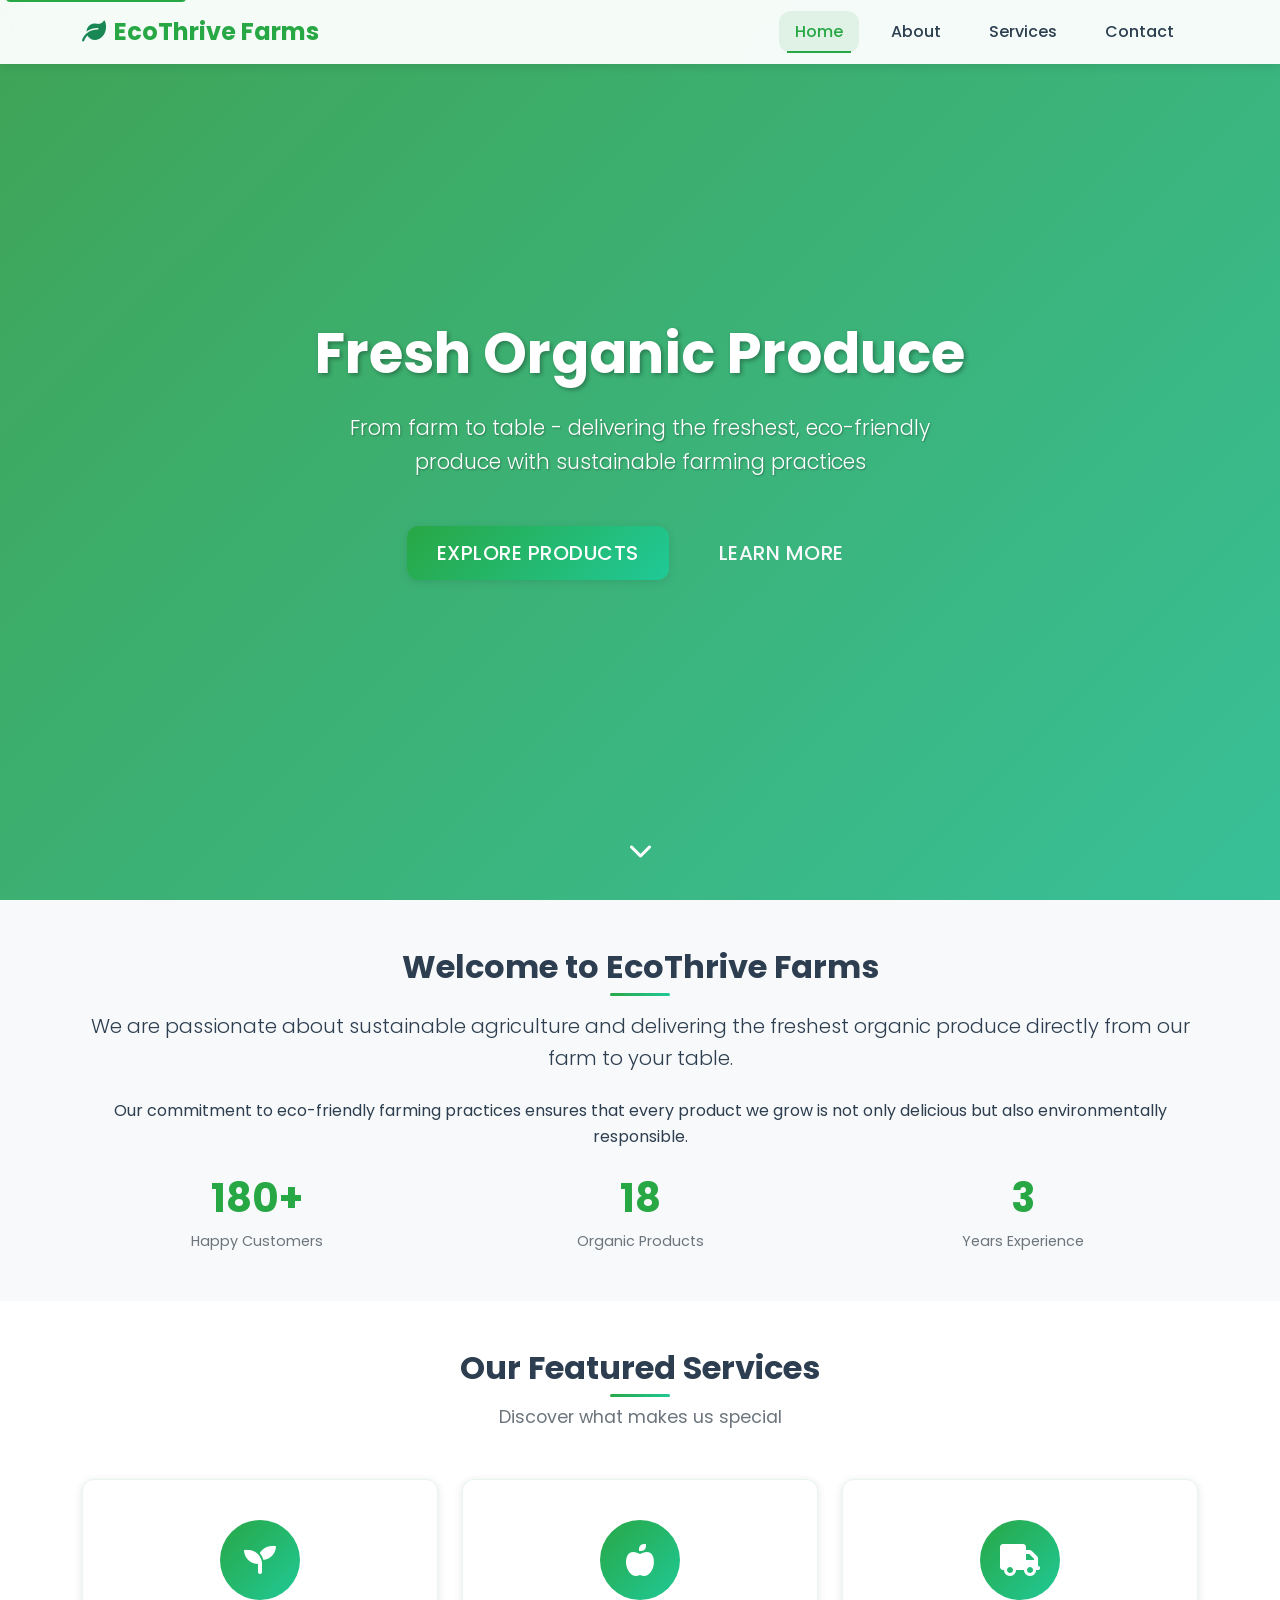
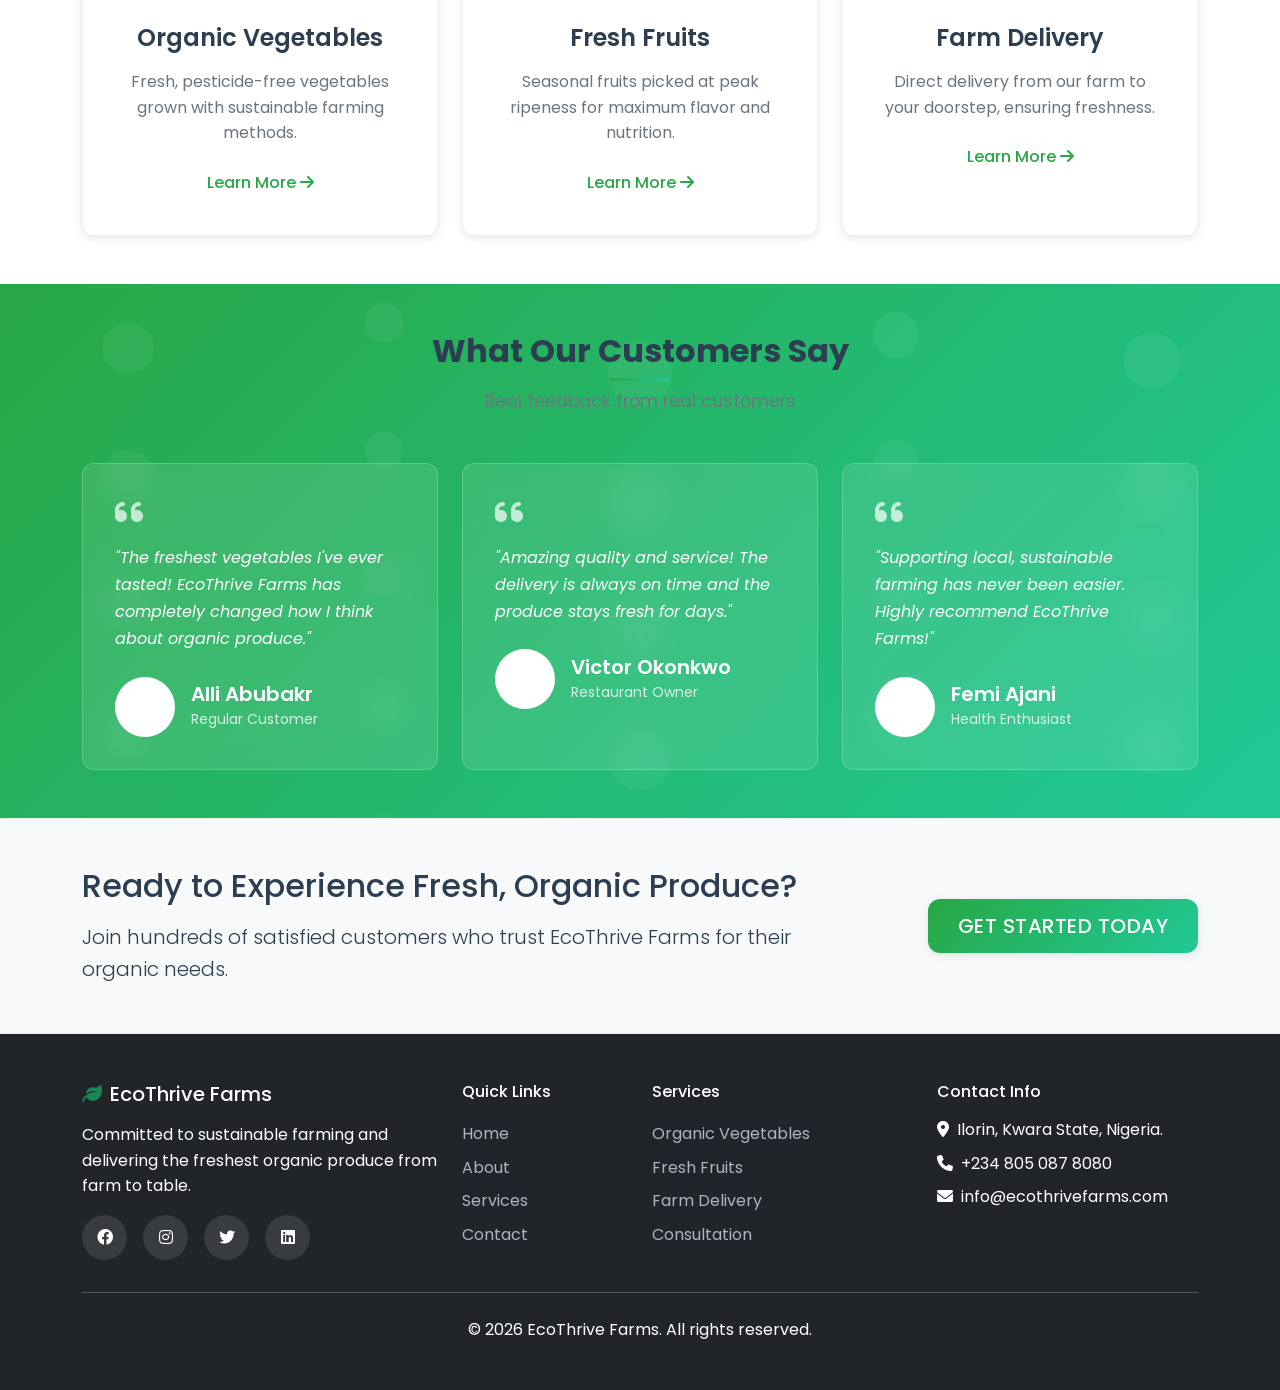
<file: index.html>
<!DOCTYPE html>
<html lang="en">

<head>
    <meta charset="UTF-8">
    <meta name="viewport" content="width=device-width, initial-scale=1.0">
    <title>EcoThrive Farms - Fresh Organic Produce</title>
    <link rel="shortcut icon" href="logo.png" type="image/png">
    <link href="https://cdn.jsdelivr.net/npm/bootstrap@5.3.0/dist/css/bootstrap.min.css" rel="stylesheet">
    <link href="https://cdnjs.cloudflare.com/ajax/libs/font-awesome/6.0.0/css/all.min.css" rel="stylesheet">
    <link href="https://fonts.googleapis.com/css2?family=Poppins:wght@300;400;500;600;700&display=swap"
        rel="stylesheet">
    <link rel="stylesheet" href="styles/index.css">
</head>

<body>
    <nav class="navbar navbar-expand-lg navbar-light fixed-top custom-navbar">
        <div class="container">
            <a class="navbar-brand fw-bold" href="index.html">
                <i class="fas fa-leaf text-success me-2"></i>EcoThrive Farms
            </a>
            <button class="navbar-toggler" type="button" data-bs-toggle="collapse" data-bs-target="#navbarNav">
                <span class="navbar-toggler-icon"></span>
            </button>
            <div class="collapse navbar-collapse" id="navbarNav">
                <ul class="navbar-nav ms-auto">
                    <li class="nav-item">
                        <a class="nav-link active" href="index.html">Home</a>
                    </li>
                    <li class="nav-item">
                        <a class="nav-link" href="about.html">About</a>
                    </li>
                    <li class="nav-item">
                        <a class="nav-link" href="services.html">Services</a>
                    </li>
                    <li class="nav-item">
                        <a class="nav-link" href="contact.html">Contact</a>
                    </li>
                </ul>
            </div>
        </div>
    </nav>
    <section class="hero-section">
        <div class="hero-overlay"></div>
        <div class="container h-100">
            <div class="row h-100 align-items-center">
                <div class="col-lg-8 mx-auto text-center text-white">
                    <h1 class="hero-title mb-4 animate-fade-up">Fresh Organic Produce</h1>
                    <p class="hero-subtitle mb-5 animate-fade-up-delay">From farm to table - delivering the freshest,
                        eco-friendly produce with sustainable farming practices</p>
                    <div class="animate-fade-up-delay-2">
                        <a href="services.html" class="btn btn-success btn-lg me-3 pulse-btn">Explore Products</a>
                        <a href="about.html" class="btn btn-outline-light btn-lg">Learn More</a>
                    </div>
                </div>
            </div>
        </div>
        <div class="scroll-indicator">
            <i class="fas fa-chevron-down"></i>
        </div>
    </section>
    <section class="py-5 bg-light">
        <div class="container">
            <div class="row align-items-center">
                <div class=" mb-4 mb-lg-0">
                    <div class="intro-content animate-on-scroll">
                        <h2 class="section-title text-center mb-4">Welcome to EcoThrive Farms</h2>
                        <p class="lead text-center mb-4">We are passionate about sustainable agriculture and delivering the freshest
                            organic produce directly from our farm to your table.</p>
                        <p class="text-center">Our commitment to eco-friendly farming practices ensures that every product we grow is not
                            only delicious but also environmentally responsible.</p>
                        <div class="stats-row mt-4">
                            <div class="stat-item">
                                <h3 class="stat-number" data-count="500">0</h3>
                                <p class="stat-label">Happy Customers</p>
                            </div>
                            <div class="stat-item">
                                <h3 class="stat-number" data-count="50">0</h3>
                                <p class="stat-label">Organic Products</p>
                            </div>
                            <div class="stat-item">
                                <h3 class="stat-number" data-count="10">0</h3>
                                <p class="stat-label">Years Experience</p>
                            </div>
                        </div>
                    </div>
                </div>
            </div>
        </div>
    </section>
    <section class="py-5">
        <div class="container">
            <div class="text-center mb-5">
                <h2 class="section-title animate-on-scroll">Our Featured Services</h2>
                <p class="section-subtitle animate-on-scroll">Discover what makes us special</p>
            </div>
            <div class="row g-4">
                <div class="col-lg-4 col-md-6">
                    <div class="service-card animate-on-scroll">
                        <div class="service-icon">
                            <i class="fas fa-seedling"></i>
                        </div>
                        <h4>Organic Vegetables</h4>
                        <p>Fresh, pesticide-free vegetables grown with sustainable farming methods.</p>
                        <a href="services.html" class="service-link">Learn More <i class="fas fa-arrow-right"></i></a>
                    </div>
                </div>
                <div class="col-lg-4 col-md-6">
                    <div class="service-card animate-on-scroll">
                        <div class="service-icon">
                            <i class="fas fa-apple-alt"></i>
                        </div>
                        <h4>Fresh Fruits</h4>
                        <p>Seasonal fruits picked at peak ripeness for maximum flavor and nutrition.</p>
                        <a href="services.html" class="service-link">Learn More <i class="fas fa-arrow-right"></i></a>
                    </div>
                </div>
                <div class="col-lg-4 col-md-6">
                    <div class="service-card animate-on-scroll">
                        <div class="service-icon">
                            <i class="fas fa-truck"></i>
                        </div>
                        <h4>Farm Delivery</h4>
                        <p>Direct delivery from our farm to your doorstep, ensuring freshness.</p>
                        <a href="services.html" class="service-link">Learn More <i class="fas fa-arrow-right"></i></a>
                    </div>
                </div>
            </div>
        </div>
    </section>

    <section class="py-5 bg-success text-white testimonials-section">
        <div class="container">
            <div class="text-center mb-5">
                <h2 class="section-title animate-on-scroll">What Our Customers Say</h2>
                <p class="section-subtitle animate-on-scroll">Real feedback from real customers</p>
            </div>
            <div class="row g-4">
                <div class="col-lg-4">
                    <div class="testimonial-card animate-on-scroll">
                        <div class="testimonial-content">
                            <i class="fas fa-quote-left quote-icon"></i>
                            <p>"The freshest vegetables I've ever tasted! EcoThrive Farms has completely changed how I
                                think about organic produce."</p>
                        </div>
                        <div class="testimonial-author">
                            <span class="author-image"></span>
                            <div>
                                <h5>Alli Abubakr</h5>
                                <small>Regular Customer</small>
                            </div>
                        </div>
                    </div>
                </div>
                <div class="col-lg-4">
                    <div class="testimonial-card animate-on-scroll">
                        <div class="testimonial-content">
                            <i class="fas fa-quote-left quote-icon"></i>
                            <p>"Amazing quality and service! The delivery is always on time and the produce stays fresh
                                for days."</p>
                        </div>
                        <div class="testimonial-author">
                            <span class="author-image"></span>
                            <div>
                                <h5>Victor Okonkwo</h5>
                                <small>Restaurant Owner</small>
                            </div>
                        </div>
                    </div>
                </div>
                <div class="col-lg-4">
                    <div class="testimonial-card animate-on-scroll">
                        <div class="testimonial-content">
                            <i class="fas fa-quote-left quote-icon"></i>
                            <p>"Supporting local, sustainable farming has never been easier. Highly recommend EcoThrive
                                Farms!"</p>
                        </div>
                        <div class="testimonial-author">
                            <span class="author-image"></span>
                            <div>
                                <h5>Femi Ajani</h5>
                                <small>Health Enthusiast</small>
                            </div>
                        </div>
                    </div>
                </div>
            </div>
        </div>
    </section>

    <section class="py-5 cta-section">
        <div class="container">
            <div class="row align-items-center">
                <div class="col-lg-8">
                    <div class="animate-on-scroll">
                        <h2 class="mb-3">Ready to Experience Fresh, Organic Produce?</h2>
                        <p class="lead mb-0">Join hundreds of satisfied customers who trust EcoThrive Farms for their
                            organic needs.</p>
                    </div>
                </div>
                <div class="col-lg-4 text-lg-end">
                    <div class="animate-on-scroll">
                        <a href="contact.html" class="btn btn-success btn-lg pulse-btn">Get Started Today</a>
                    </div>
                </div>
            </div>
        </div>
    </section>

    <footer class="bg-dark text-white py-5">
        <div class="container">
            <div class="row g-4">
                <div class="col-lg-4">
                    <h5 class="mb-3">
                        <i class="fas fa-leaf text-success me-2"></i>EcoThrive Farms
                    </h5>
                    <p>Committed to sustainable farming and delivering the freshest organic produce from farm to table.
                    </p>
                    <div class="social-links">
                        <a href="#" class="social-link"><i class="fab fa-facebook"></i></a>
                        <a href="#" class="social-link"><i class="fab fa-instagram"></i></a>
                        <a href="#" class="social-link"><i class="fab fa-twitter"></i></a>
                        <a href="#" class="social-link"><i class="fab fa-linkedin"></i></a>
                    </div>
                </div>
                <div class="col-lg-2">
                    <h6 class="mb-3">Quick Links</h6>
                    <ul class="list-unstyled">
                        <li><a href="index.html" class="footer-link">Home</a></li>
                        <li><a href="about.html" class="footer-link">About</a></li>
                        <li><a href="services.html" class="footer-link">Services</a></li>
                        <li><a href="contact.html" class="footer-link">Contact</a></li>
                    </ul>
                </div>
                <div class="col-lg-3">
                    <h6 class="mb-3">Services</h6>
                    <ul class="list-unstyled">
                        <li><a href="#" class="footer-link">Organic Vegetables</a></li>
                        <li><a href="#" class="footer-link">Fresh Fruits</a></li>
                        <li><a href="#" class="footer-link">Farm Delivery</a></li>
                        <li><a href="#" class="footer-link">Consultation</a></li>
                    </ul>
                </div>
                <div class="col-lg-3">
                    <h6 class="mb-3">Contact Info</h6>
                    <ul class="list-unstyled">
                        <li class="mb-2"><i class="fas fa-map-marker-alt me-2"></i>Ilorin, Kwara State, Nigeria.</li>
                        <li class="mb-2"><i class="fas fa-phone me-2"></i>+234 805 087 8080</li>
                        <li class="mb-2"><i class="fas fa-envelope me-2"></i>info@ecothrivefarms.com</li>
                    </ul>
                </div>
            </div>
            <hr class="my-4">
            <div class="text-center">
                <p class="mb-0">&copy; <span id="currentYear"></span> EcoThrive Farms. All rights reserved.</p>
            </div>
        </div>
    </footer>

    <script src="https://cdn.jsdelivr.net/npm/bootstrap@5.3.0/dist/js/bootstrap.bundle.min.js"></script>
    <script src="scripts/main.js"></script>
</body>

</html>
</file>
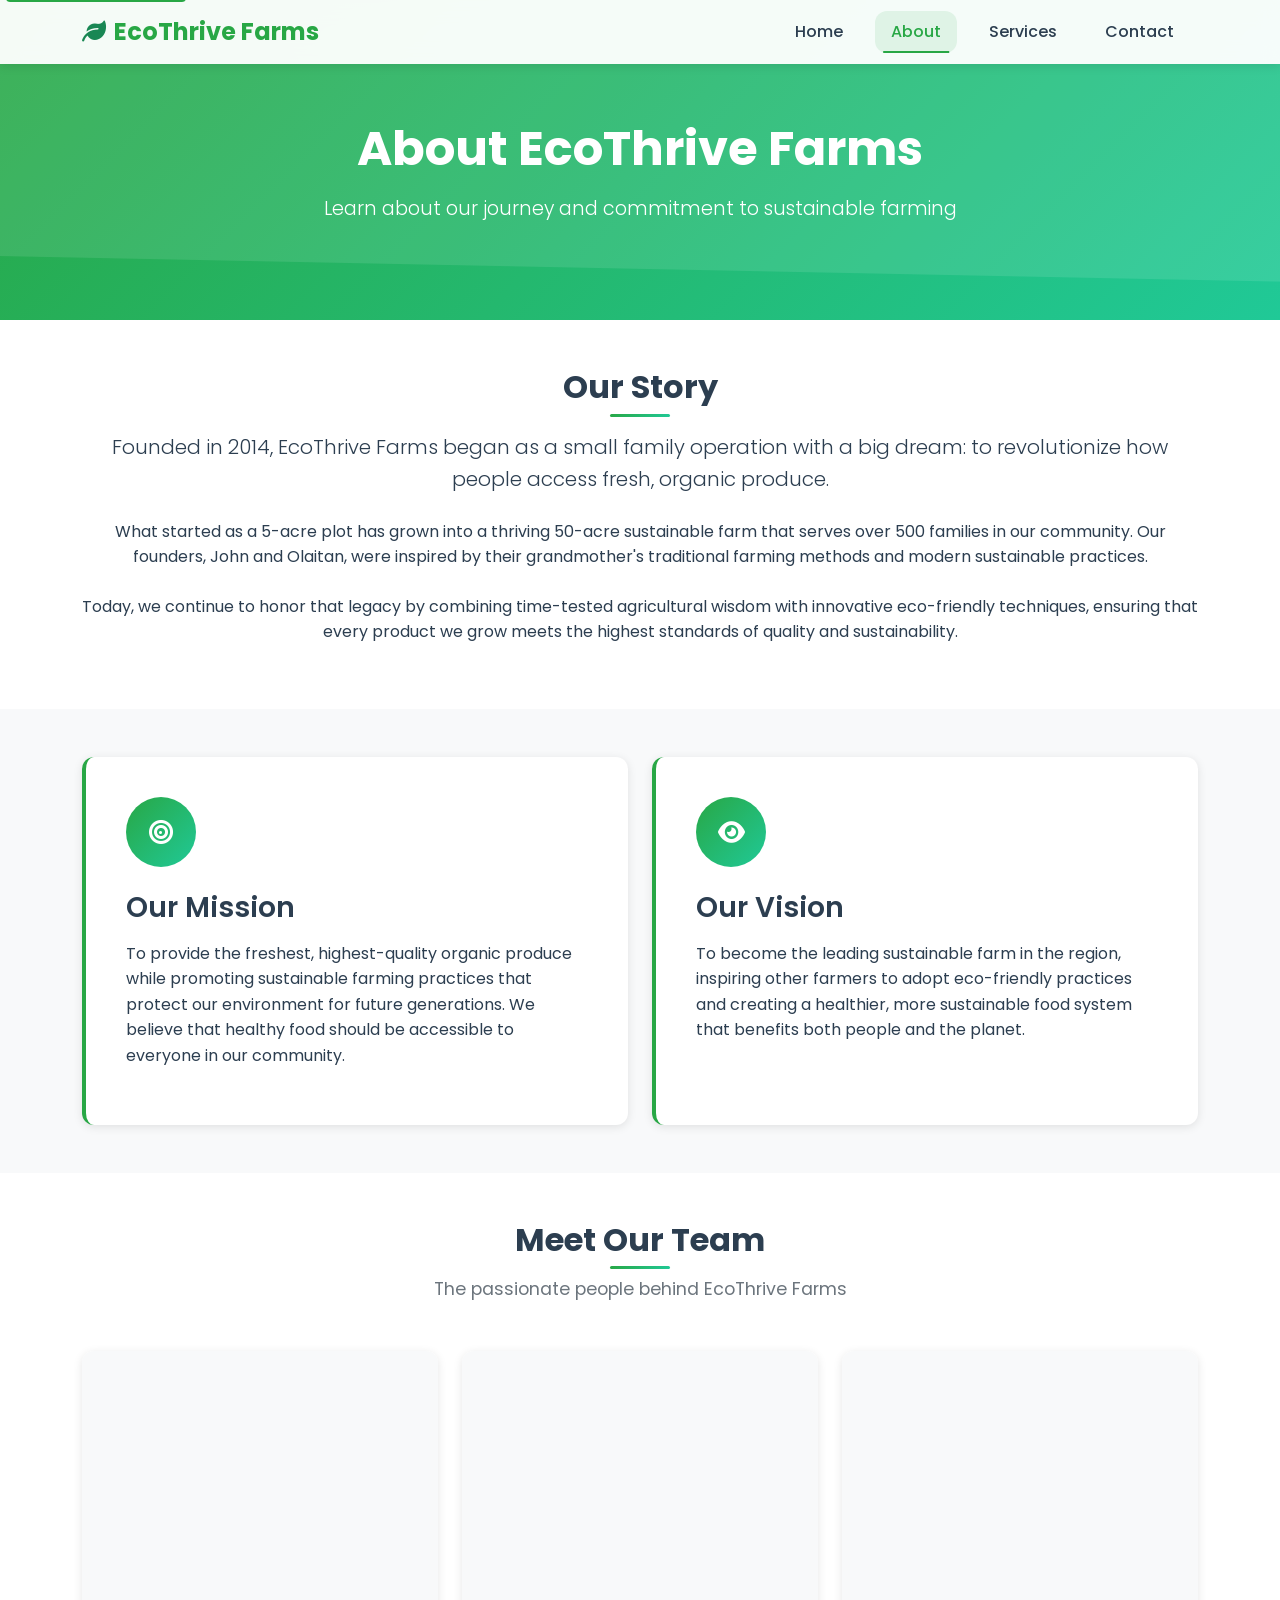
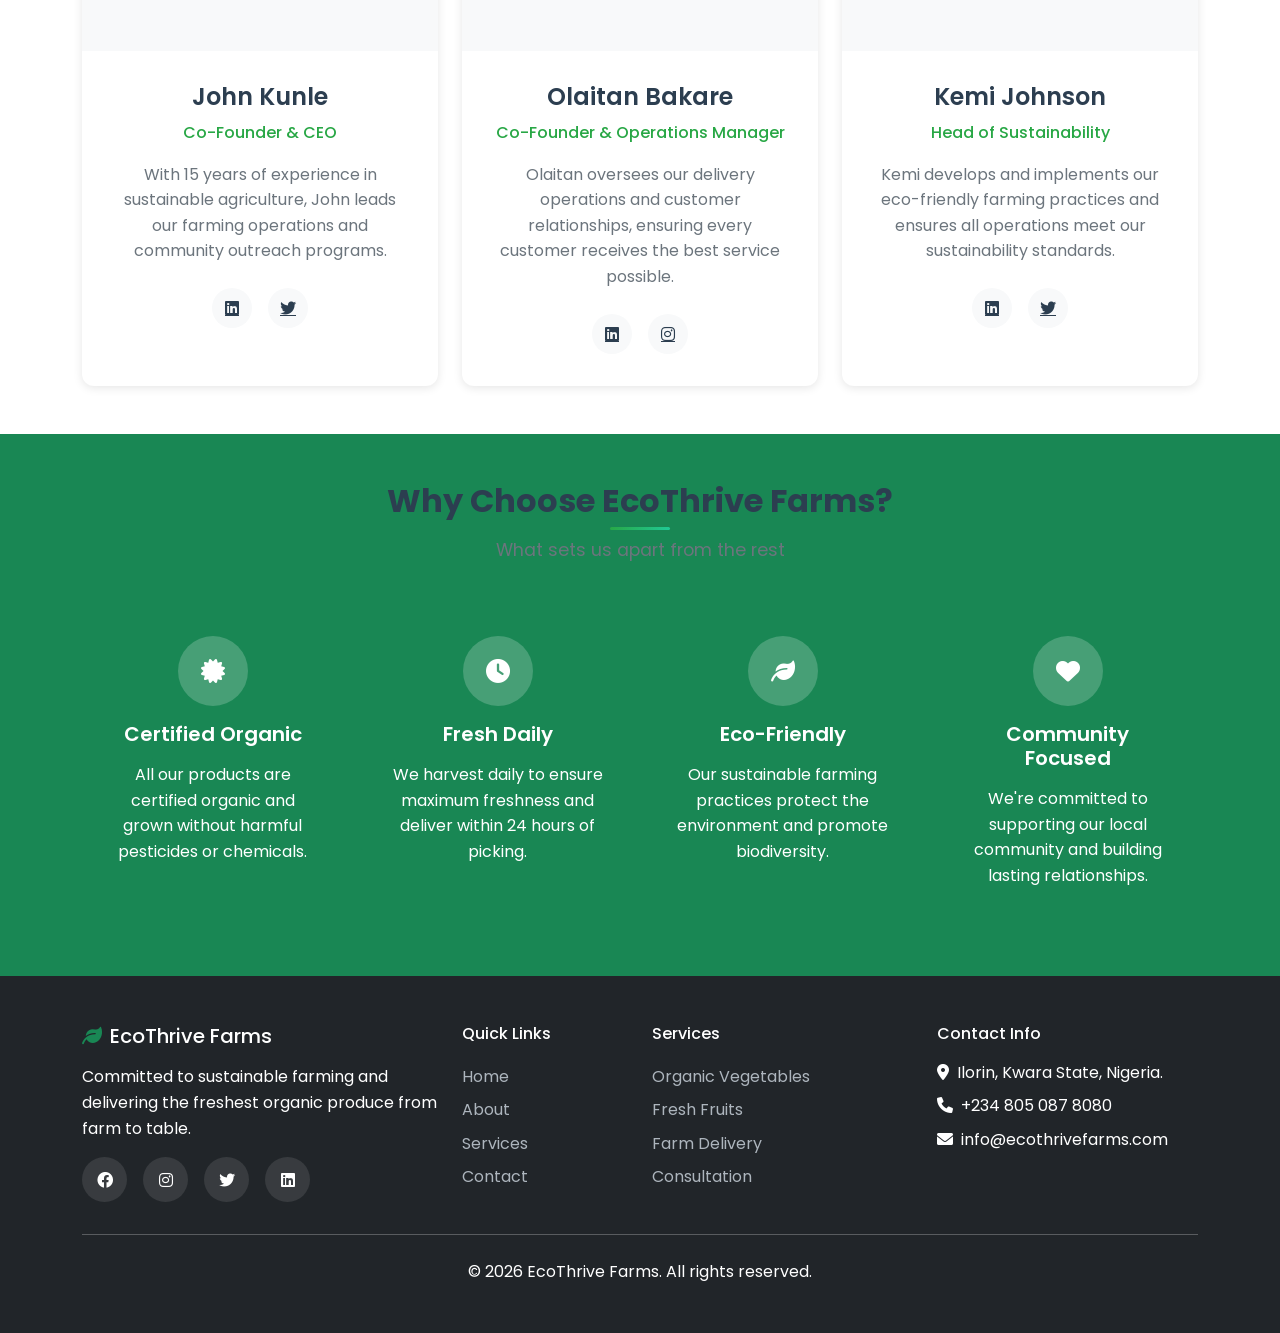
<file: about.html>
<!DOCTYPE html>
<html lang="en">

<head>
    <meta charset="UTF-8">
    <meta name="viewport" content="width=device-width, initial-scale=1.0">
    <title>About Us - EcoThrive Farms</title>
    <link rel="shortcut icon" href="logo.png" type="image/png">
    <link href="https://cdn.jsdelivr.net/npm/bootstrap@5.3.0/dist/css/bootstrap.min.css" rel="stylesheet">
    <link href="https://cdnjs.cloudflare.com/ajax/libs/font-awesome/6.0.0/css/all.min.css" rel="stylesheet">
    <link href="https://fonts.googleapis.com/css2?family=Poppins:wght@300;400;500;600;700&display=swap"
        rel="stylesheet">
    <link rel="stylesheet" href="styles/index.css">
</head>

<body>
    <nav class="navbar navbar-expand-lg navbar-light fixed-top custom-navbar">
        <div class="container">
            <a class="navbar-brand fw-bold" href="index.html">
                <i class="fas fa-leaf text-success me-2"></i>EcoThrive Farms
            </a>
            <button class="navbar-toggler" type="button" data-bs-toggle="collapse" data-bs-target="#navbarNav">
                <span class="navbar-toggler-icon"></span>
            </button>
            <div class="collapse navbar-collapse" id="navbarNav">
                <ul class="navbar-nav ms-auto">
                    <li class="nav-item">
                        <a class="nav-link" href="index.html">Home</a>
                    </li>
                    <li class="nav-item">
                        <a class="nav-link active" href="about.html">About</a>
                    </li>
                    <li class="nav-item">
                        <a class="nav-link" href="services.html">Services</a>
                    </li>
                    <li class="nav-item">
                        <a class="nav-link" href="contact.html">Contact</a>
                    </li>
                </ul>
            </div>
        </div>
    </nav>
    <section class="page-header">
        <div class="container">
            <div class="row">
                <div class="col-12 text-center">
                    <h1 class="page-title animate-fade-up">About EcoThrive Farms</h1>
                    <p class="page-subtitle animate-fade-up-delay">Learn about our journey and commitment to sustainable
                        farming</p>
                </div>
            </div>
        </div>
    </section>
    <section class="py-5">
        <div class="container">
            <div class="row align-items-center">
                <div class="mb-4 mb-lg-0">
                    <div class="animate-on-scroll">
                        <h2 class="section-title text-center mb-4">Our Story</h2>
                        <p class="lead mb-4 text-center">Founded in 2014, EcoThrive Farms began as a small family operation with a
                            big dream: to revolutionize how people access fresh, organic produce.</p>
                        <p class="mb-4 text-center">What started as a 5-acre plot has grown into a thriving 50-acre sustainable farm
                            that serves over 500 families in our community. Our founders, John and Olaitan,
                            were inspired by their grandmother's traditional farming methods and modern sustainable
                            practices.</p>
                        <p class="text-center">Today, we continue to honor that legacy by combining time-tested agricultural wisdom with
                            innovative eco-friendly techniques, ensuring that every product we grow meets the highest
                            standards of quality and sustainability.</p>
                    </div>
                </div>
            </div>
        </div>
    </section>
    <section class="py-5 bg-light">
        <div class="container">
            <div class="row g-4">
                <div class="col-lg-6">
                    <div class="mission-vision-card animate-on-scroll">
                        <div class="card-icon">
                            <i class="fas fa-bullseye"></i>
                        </div>
                        <h3>Our Mission</h3>
                        <p>To provide the freshest, highest-quality organic produce while promoting sustainable farming
                            practices that protect our environment for future generations. We believe that healthy food
                            should be accessible to everyone in our community.</p>
                    </div>
                </div>
                <div class="col-lg-6">
                    <div class="mission-vision-card animate-on-scroll">
                        <div class="card-icon">
                            <i class="fas fa-eye"></i>
                        </div>
                        <h3>Our Vision</h3>
                        <p>To become the leading sustainable farm in the region, inspiring other farmers to adopt
                            eco-friendly practices and creating a healthier, more sustainable food system that benefits
                            both people and the planet.</p>
                    </div>
                </div>
            </div>
        </div>
    </section>
    <section class="py-5">
        <div class="container">
            <div class="text-center mb-5">
                <h2 class="section-title animate-on-scroll">Meet Our Team</h2>
                <p class="section-subtitle animate-on-scroll">The passionate people behind EcoThrive Farms</p>
            </div>
            <div class="row g-4">
                <div class="col-lg-4 col-md-6">
                    <div class="team-card animate-on-scroll">
                        <div class="team-image">
                        </div>
                        <div class="team-info">
                            <h4>John Kunle</h4>
                            <p class="team-role">Co-Founder & CEO</p>
                            <p class="team-bio">With 15 years of experience in sustainable agriculture, John leads our
                                farming operations and community outreach programs.</p>
                            <div class="team-social">
                                <a href="#"><i class="fab fa-linkedin"></i></a>
                                <a href="#"><i class="fab fa-twitter"></i></a>
                            </div>
                        </div>
                    </div>
                </div>
                <div class="col-lg-4 col-md-6">
                    <div class="team-card animate-on-scroll">
                        <div class="team-image">
                        </div>
                        <div class="team-info">
                            <h4>Olaitan Bakare</h4>
                            <p class="team-role">Co-Founder & Operations Manager</p>
                            <p class="team-bio">Olaitan oversees our delivery operations and customer relationships,
                                ensuring every customer receives the best service possible.</p>
                            <div class="team-social">
                                <a href="#"><i class="fab fa-linkedin"></i></a>
                                <a href="#"><i class="fab fa-instagram"></i></a>
                            </div>
                        </div>
                    </div>
                </div>
                <div class="col-lg-4 col-md-6">
                    <div class="team-card animate-on-scroll">
                        <div class="team-image">
                        </div>
                        <div class="team-info">
                            <h4>Kemi Johnson</h4>
                            <p class="team-role">Head of Sustainability</p>
                            <p class="team-bio">Kemi develops and implements our eco-friendly farming practices and
                                ensures all operations meet our sustainability standards.</p>
                            <div class="team-social">
                                <a href="#"><i class="fab fa-linkedin"></i></a>
                                <a href="#"><i class="fab fa-twitter"></i></a>
                            </div>
                        </div>
                    </div>
                </div>
            </div>
        </div>
    </section>
    <section class="py-5 bg-success text-white">
        <div class="container">
            <div class="text-center mb-5">
                <h2 class="section-title animate-on-scroll">Why Choose EcoThrive Farms?</h2>
                <p class="section-subtitle animate-on-scroll">What sets us apart from the rest</p>
            </div>
            <div class="row g-4">
                <div class="col-lg-3 col-md-6">
                    <div class="feature-item animate-on-scroll">
                        <div class="feature-icon">
                            <i class="fas fa-certificate"></i>
                        </div>
                        <h5>Certified Organic</h5>
                        <p>All our products are certified organic and grown without harmful pesticides or chemicals.</p>
                    </div>
                </div>
                <div class="col-lg-3 col-md-6">
                    <div class="feature-item animate-on-scroll">
                        <div class="feature-icon">
                            <i class="fas fa-clock"></i>
                        </div>
                        <h5>Fresh Daily</h5>
                        <p>We harvest daily to ensure maximum freshness and deliver within 24 hours of picking.</p>
                    </div>
                </div>
                <div class="col-lg-3 col-md-6">
                    <div class="feature-item animate-on-scroll">
                        <div class="feature-icon">
                            <i class="fas fa-leaf"></i>
                        </div>
                        <h5>Eco-Friendly</h5>
                        <p>Our sustainable farming practices protect the environment and promote biodiversity.</p>
                    </div>
                </div>
                <div class="col-lg-3 col-md-6">
                    <div class="feature-item animate-on-scroll">
                        <div class="feature-icon">
                            <i class="fas fa-heart"></i>
                        </div>
                        <h5>Community Focused</h5>
                        <p>We're committed to supporting our local community and building lasting relationships.</p>
                    </div>
                </div>
            </div>
        </div>
    </section>
    <footer class="bg-dark text-white py-5">
        <div class="container">
            <div class="row g-4">
                <div class="col-lg-4">
                    <h5 class="mb-3">
                        <i class="fas fa-leaf text-success me-2"></i>EcoThrive Farms
                    </h5>
                    <p>Committed to sustainable farming and delivering the freshest organic produce from farm to table.
                    </p>
                    <div class="social-links">
                        <a href="#" class="social-link"><i class="fab fa-facebook"></i></a>
                        <a href="#" class="social-link"><i class="fab fa-instagram"></i></a>
                        <a href="#" class="social-link"><i class="fab fa-twitter"></i></a>
                        <a href="#" class="social-link"><i class="fab fa-linkedin"></i></a>
                    </div>
                </div>
                <div class="col-lg-2">
                    <h6 class="mb-3">Quick Links</h6>
                    <ul class="list-unstyled">
                        <li><a href="index.html" class="footer-link">Home</a></li>
                        <li><a href="about.html" class="footer-link">About</a></li>
                        <li><a href="services.html" class="footer-link">Services</a></li>
                        <li><a href="contact.html" class="footer-link">Contact</a></li>
                    </ul>
                </div>
                <div class="col-lg-3">
                    <h6 class="mb-3">Services</h6>
                    <ul class="list-unstyled">
                        <li><a href="#" class="footer-link">Organic Vegetables</a></li>
                        <li><a href="#" class="footer-link">Fresh Fruits</a></li>
                        <li><a href="#" class="footer-link">Farm Delivery</a></li>
                        <li><a href="#" class="footer-link">Consultation</a></li>
                    </ul>
                </div>
                <div class="col-lg-3">
                    <h6 class="mb-3">Contact Info</h6>
                    <ul class="list-unstyled">
                        <li class="mb-2"><i class="fas fa-map-marker-alt me-2"></i>Ilorin, Kwara State, Nigeria.</li>
                        <li class="mb-2"><i class="fas fa-phone me-2"></i>+234 805 087 8080</li>
                        <li class="mb-2"><i class="fas fa-envelope me-2"></i>info@ecothrivefarms.com</li>
                    </ul>
                </div>
            </div>
            <hr class="my-4">
            <div class="text-center">
                <p class="mb-0">&copy; <span id="currentYear"></span> EcoThrive Farms. All rights reserved.</p>
            </div>
        </div>
    </footer>

    <script src="https://cdn.jsdelivr.net/npm/bootstrap@5.3.0/dist/js/bootstrap.bundle.min.js"></script>
    <script src="scripts/main.js"></script>
</body>

</html>
</file>
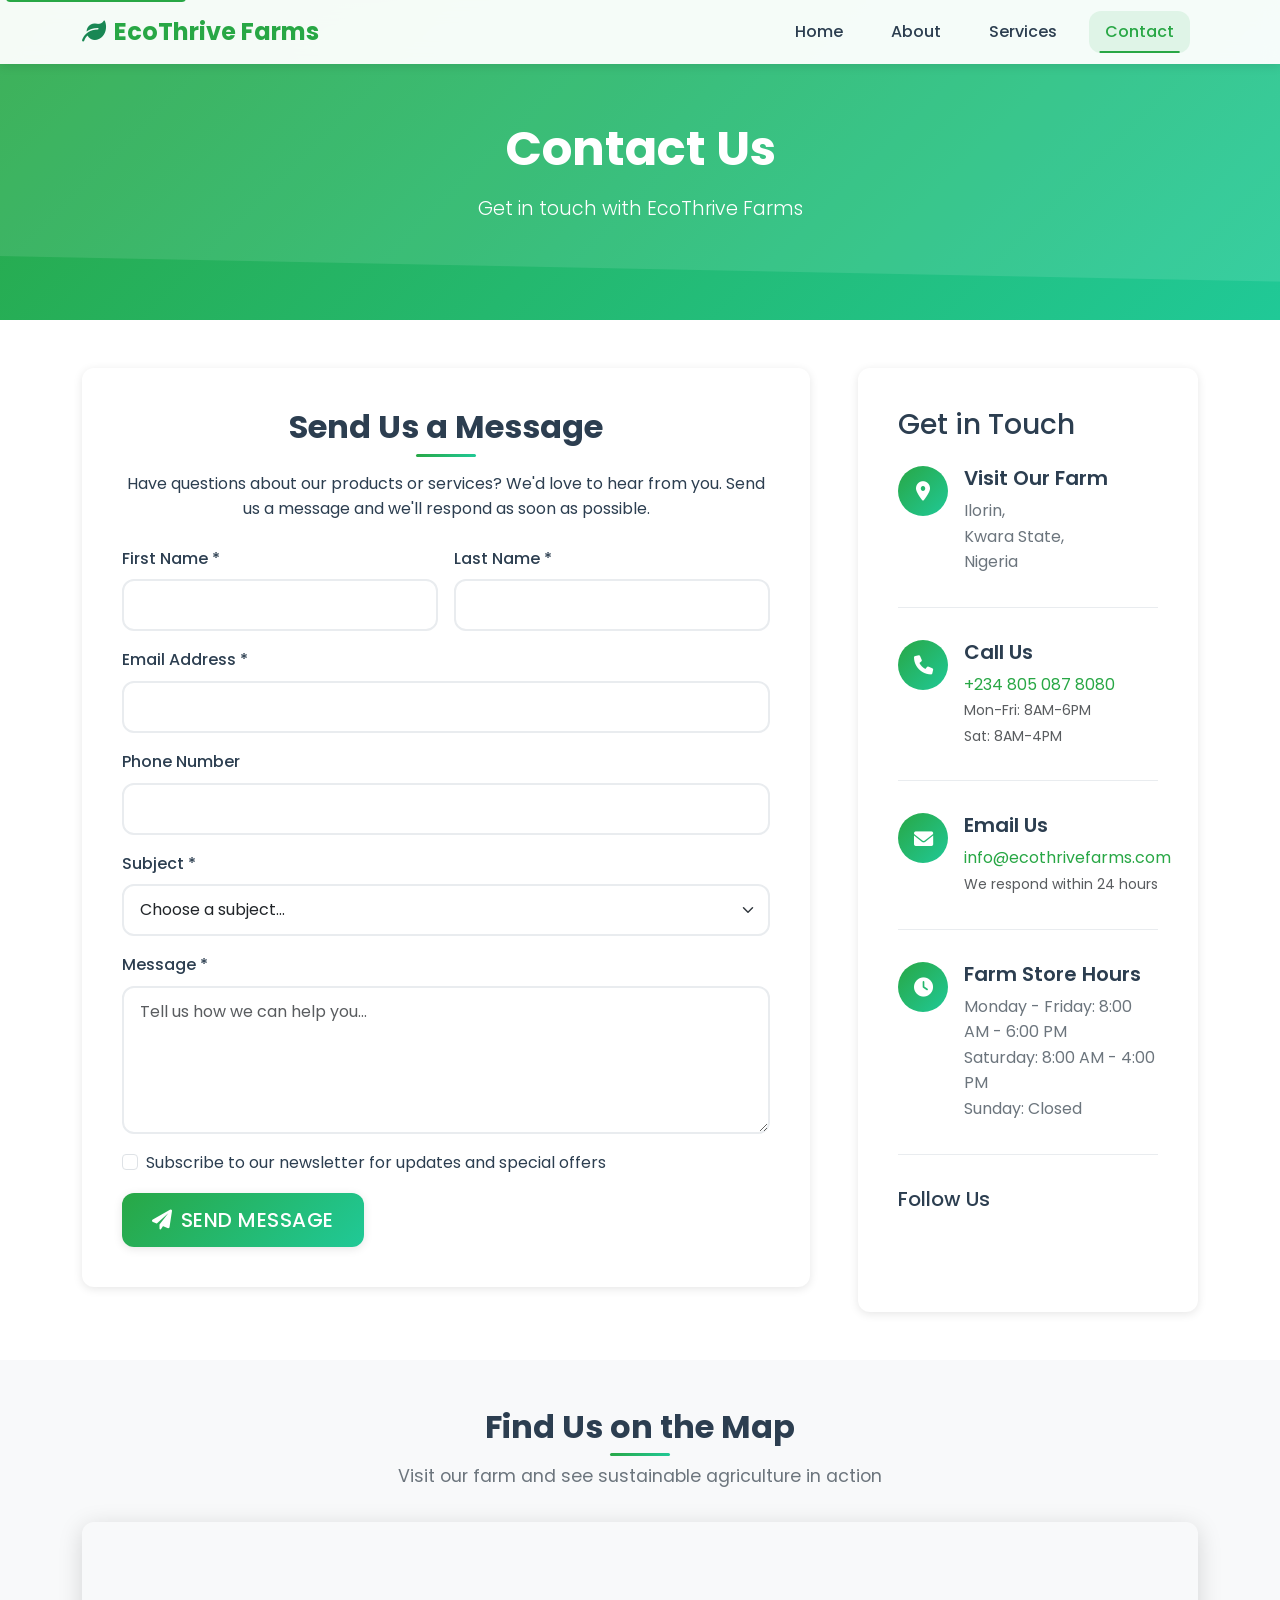
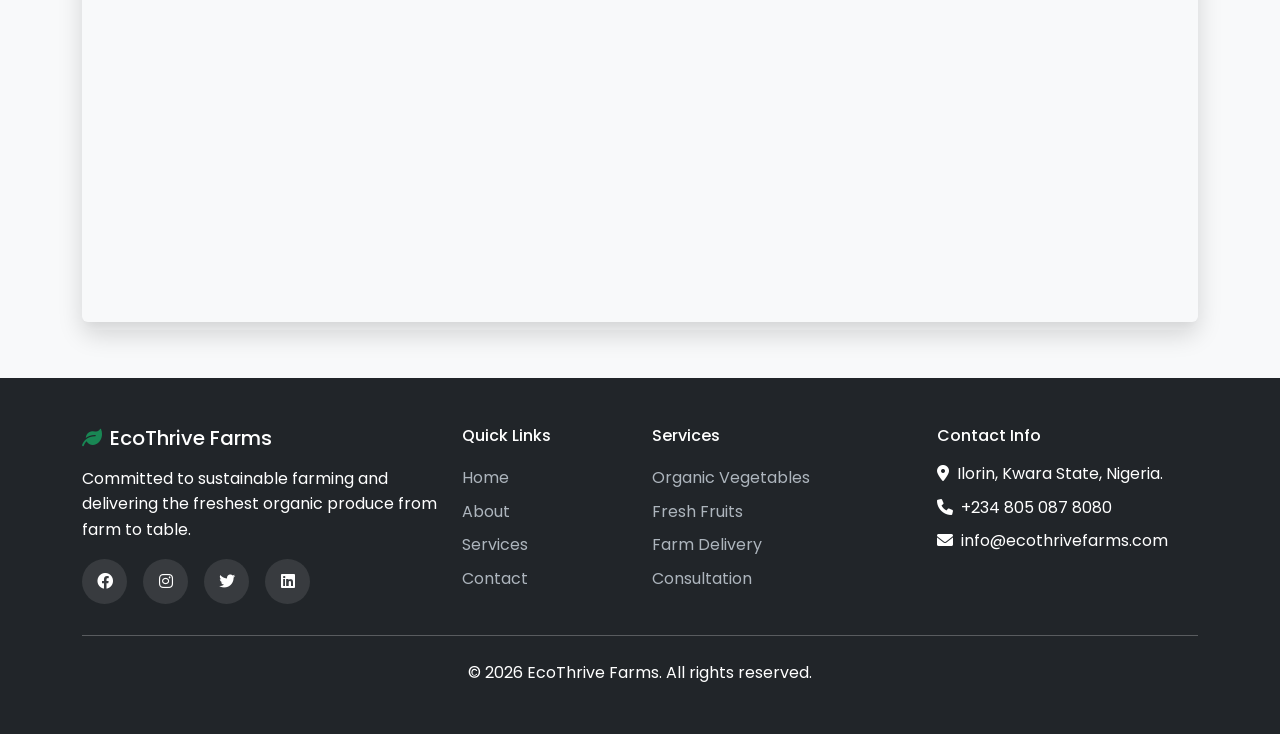
<file: contact.html>
<!DOCTYPE html>
<html lang="en">

<head>
    <meta charset="UTF-8">
    <meta name="viewport" content="width=device-width, initial-scale=1.0">
    <title>Contact Us - EcoThrive Farms</title>
    <link rel="shortcut icon" href="logo.png" type="image/png">
    <link href="https://cdn.jsdelivr.net/npm/bootstrap@5.3.0/dist/css/bootstrap.min.css" rel="stylesheet">
    <link href="https://cdnjs.cloudflare.com/ajax/libs/font-awesome/6.0.0/css/all.min.css" rel="stylesheet">
    <link href="https://fonts.googleapis.com/css2?family=Poppins:wght@300;400;500;600;700&display=swap"
        rel="stylesheet">
    <link rel="stylesheet" href="styles/index.css">
</head>

<body>
    <nav class="navbar navbar-expand-lg navbar-light fixed-top custom-navbar">
        <div class="container">
            <a class="navbar-brand fw-bold" href="index.html">
                <i class="fas fa-leaf text-success me-2"></i>EcoThrive Farms
            </a>
            <button class="navbar-toggler" type="button" data-bs-toggle="collapse" data-bs-target="#navbarNav">
                <span class="navbar-toggler-icon"></span>
            </button>
            <div class="collapse navbar-collapse" id="navbarNav">
                <ul class="navbar-nav ms-auto">
                    <li class="nav-item">
                        <a class="nav-link" href="index.html">Home</a>
                    </li>
                    <li class="nav-item">
                        <a class="nav-link" href="about.html">About</a>
                    </li>
                    <li class="nav-item">
                        <a class="nav-link" href="services.html">Services</a>
                    </li>
                    <li class="nav-item">
                        <a class="nav-link active" href="contact.html">Contact</a>
                    </li>
                </ul>
            </div>
        </div>
    </nav>
    <section class="page-header">
        <div class="container">
            <div class="row">
                <div class="col-12 text-center">
                    <h1 class="page-title animate-fade-up">Contact Us</h1>
                    <p class="page-subtitle animate-fade-up-delay">Get in touch with EcoThrive Farms</p>
                </div>
            </div>
        </div>
    </section>
    <section class="py-5">
        <div class="container">
            <div class="row g-5">
                <div class="col-lg-8">
                    <div class="contact-form-wrapper animate-on-scroll">
                        <h2 class="section-title text-center mb-4">Send Us a Message</h2>
                        <p class="mb-4 text-center">Have questions about our products or services? We'd love to hear from you. Send
                            us a message and we'll respond as soon as possible.</p>

                        <form id="contactForm" class="contact-form">
                            <div class="row g-3">
                                <div class="col-md-6">
                                    <label for="firstName" class="form-label">First Name *</label>
                                    <input type="text" class="form-control" id="firstName" required>
                                    <div class="invalid-feedback">Please provide your first name.</div>
                                </div>
                                <div class="col-md-6">
                                    <label for="lastName" class="form-label">Last Name *</label>
                                    <input type="text" class="form-control" id="lastName" required>
                                    <div class="invalid-feedback">Please provide your last name.</div>
                                </div>
                                <div class="col-12">
                                    <label for="email" class="form-label">Email Address *</label>
                                    <input type="email" class="form-control" id="email" required>
                                    <div class="invalid-feedback">Please provide a valid email address.</div>
                                </div>
                                <div class="col-12">
                                    <label for="phone" class="form-label">Phone Number</label>
                                    <input type="tel" class="form-control" id="phone">
                                </div>
                                <div class="col-12">
                                    <label for="subject" class="form-label">Subject *</label>
                                    <select class="form-select" id="subject" required>
                                        <option value="">Choose a subject...</option>
                                        <option value="general">General Inquiry</option>
                                        <option value="order">Place an Order</option>
                                        <option value="delivery">Delivery Question</option>
                                        <option value="consultation">Consultation Request</option>
                                        <option value="feedback">Feedback</option>
                                    </select>
                                    <div class="invalid-feedback">Please select a subject.</div>
                                </div>
                                <div class="col-12">
                                    <label for="message" class="form-label">Message *</label>
                                    <textarea class="form-control" id="message" rows="5" required
                                        placeholder="Tell us how we can help you..."></textarea>
                                    <div class="invalid-feedback">Please provide a message.</div>
                                </div>
                                <div class="col-12">
                                    <div class="form-check">
                                        <input class="form-check-input" type="checkbox" id="newsletter">
                                        <label class="form-check-label" for="newsletter">
                                            Subscribe to our newsletter for updates and special offers
                                        </label>
                                    </div>
                                </div>
                                <div class="col-12">
                                    <button type="submit" class="btn btn-success btn-lg pulse-btn">
                                        <i class="fas fa-paper-plane me-2"></i>Send Message
                                    </button>
                                </div>
                            </div>
                        </form>

                        <div id="successMessage" class="alert alert-success mt-4" style="display: none;">
                            <i class="fas fa-check-circle me-2"></i>
                            Thank you for your message! We'll get back to you within 24 hours.
                        </div>
                    </div>
                </div>
                <div class="col-lg-4">
                    <div class="contact-info animate-on-scroll">
                        <h3 class="mb-4">Get in Touch</h3>

                        <div class="contact-item">
                            <div class="contact-icon">
                                <i class="fas fa-map-marker-alt"></i>
                            </div>
                            <div class="contact-details">
                                <h5>Visit Our Farm</h5>
                                <p>Ilorin,<br>Kwara State,<br>Nigeria</p>
                            </div>
                        </div>

                        <div class="contact-item">
                            <div class="contact-icon">
                                <i class="fas fa-phone"></i>
                            </div>
                            <div class="contact-details">
                                <h5>Call Us</h5>
                                <p><a href="tel:+15551234567">+234 805 087 8080</a><br>
                                    <small class="text-muted">Mon-Fri: 8AM-6PM<br>Sat: 8AM-4PM</small>
                                </p>
                            </div>
                        </div>

                        <div class="contact-item">
                            <div class="contact-icon">
                                <i class="fas fa-envelope"></i>
                            </div>
                            <div class="contact-details">
                                <h5>Email Us</h5>
                                <p><a href="mailto:info@ecothrivefarms.com">info@ecothrivefarms.com</a><br>
                                    <small class="text-muted">We respond within 24 hours</small>
                                </p>
                            </div>
                        </div>

                        <div class="contact-item">
                            <div class="contact-icon">
                                <i class="fas fa-clock"></i>
                            </div>
                            <div class="contact-details">
                                <h5>Farm Store Hours</h5>
                                <p>Monday - Friday: 8:00 AM - 6:00 PM<br>
                                    Saturday: 8:00 AM - 4:00 PM<br>
                                    Sunday: Closed</p>
                            </div>
                        </div>

                        <div class="social-section mt-4">
                            <h5 class="mb-3">Follow Us</h5>
                            <div class="social-links">
                                <a href="#" class="social-link"><i class="fab fa-facebook"></i></a>
                                <a href="#" class="social-link"><i class="fab fa-instagram"></i></a>
                                <a href="#" class="social-link"><i class="fab fa-twitter"></i></a>
                                <a href="#" class="social-link"><i class="fab fa-linkedin"></i></a>
                            </div>
                        </div>
                    </div>
                </div>
            </div>
        </div>
    </section>

    <section class="py-5 bg-light">
        <div class="container">
            <div class="text-center mb-4">
                <h2 class="section-title animate-on-scroll">Find Us on the Map</h2>
                <p class="section-subtitle animate-on-scroll">Visit our farm and see sustainable agriculture in action
                </p>
            </div>
            <div class="map-container animate-on-scroll">
                <iframe
                    src="https://www.google.com/maps/embed?pb=!1m18!1m12!1m3!1d3941.7619145394013!2d4.671897514783327!3d8.479015299697592!2m3!1f0!2f0!3f0!3m2!1i1024!2i768!4f13.1!3m3!1m2!1s0x103651978a6e9387%3A0x258ee7f77864e2cb!2sUniversity%20of%20Ilorin!5e0!3m2!1sen!2sng!4v1698425479684!5m2!1sen!2sng"
                    width="100%" height="400" style="border:0;" allowfullscreen="" loading="lazy"
                    referrerpolicy="no-referrer-when-downgrade" class="rounded shadow">
                </iframe>
            </div>
        </div>
    </section>

    <footer class="bg-dark text-white py-5">
        <div class="container">
            <div class="row g-4">
                <div class="col-lg-4">
                    <h5 class="mb-3">
                        <i class="fas fa-leaf text-success me-2"></i>EcoThrive Farms
                    </h5>
                    <p>Committed to sustainable farming and delivering the freshest organic produce from farm to table.
                    </p>
                    <div class="social-links">
                        <a href="#" class="social-link"><i class="fab fa-facebook"></i></a>
                        <a href="#" class="social-link"><i class="fab fa-instagram"></i></a>
                        <a href="#" class="social-link"><i class="fab fa-twitter"></i></a>
                        <a href="#" class="social-link"><i class="fab fa-linkedin"></i></a>
                    </div>
                </div>
                <div class="col-lg-2">
                    <h6 class="mb-3">Quick Links</h6>
                    <ul class="list-unstyled">
                        <li><a href="index.html" class="footer-link">Home</a></li>
                        <li><a href="about.html" class="footer-link">About</a></li>
                        <li><a href="services.html" class="footer-link">Services</a></li>
                        <li><a href="contact.html" class="footer-link">Contact</a></li>
                    </ul>
                </div>
                <div class="col-lg-3">
                    <h6 class="mb-3">Services</h6>
                    <ul class="list-unstyled">
                        <li><a href="#" class="footer-link">Organic Vegetables</a></li>
                        <li><a href="#" class="footer-link">Fresh Fruits</a></li>
                        <li><a href="#" class="footer-link">Farm Delivery</a></li>
                        <li><a href="#" class="footer-link">Consultation</a></li>
                    </ul>
                </div>
                <div class="col-lg-3">
                    <h6 class="mb-3">Contact Info</h6>
                    <ul class="list-unstyled">
                        <li class="mb-2"><i class="fas fa-map-marker-alt me-2"></i>Ilorin, Kwara State, Nigeria.</li>
                        <li class="mb-2"><i class="fas fa-phone me-2"></i>+234 805 087 8080</li>
                        <li class="mb-2"><i class="fas fa-envelope me-2"></i>info@ecothrivefarms.com</li>
                    </ul>
                </div>
            </div>
            <hr class="my-4">
            <div class="text-center">
                <p class="mb-0">&copy; <span id="currentYear"></span> EcoThrive Farms. All rights reserved.</p>
            </div>
        </div>
    </footer>

    <script src="https://cdn.jsdelivr.net/npm/bootstrap@5.3.0/dist/js/bootstrap.bundle.min.js"></script>
    <script src="scripts/main.js"></script>
</body>

</html>
</file>
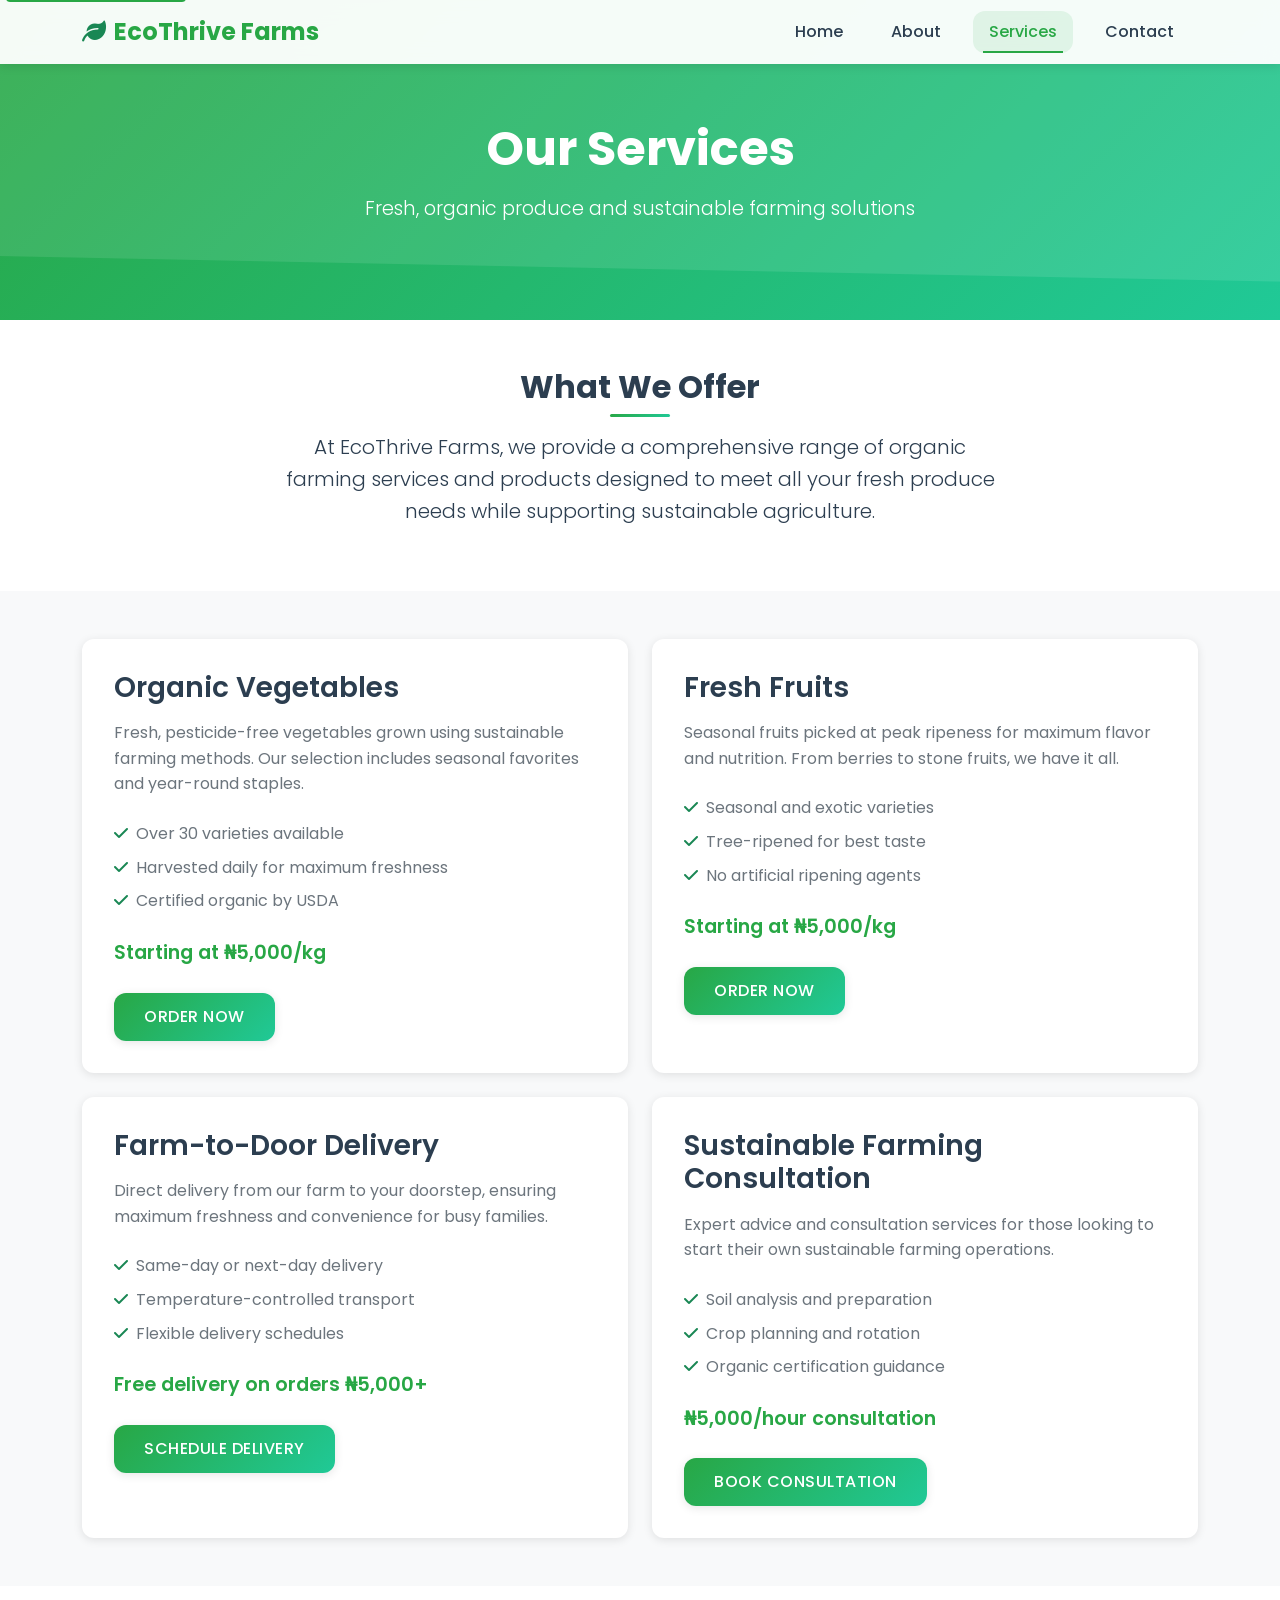
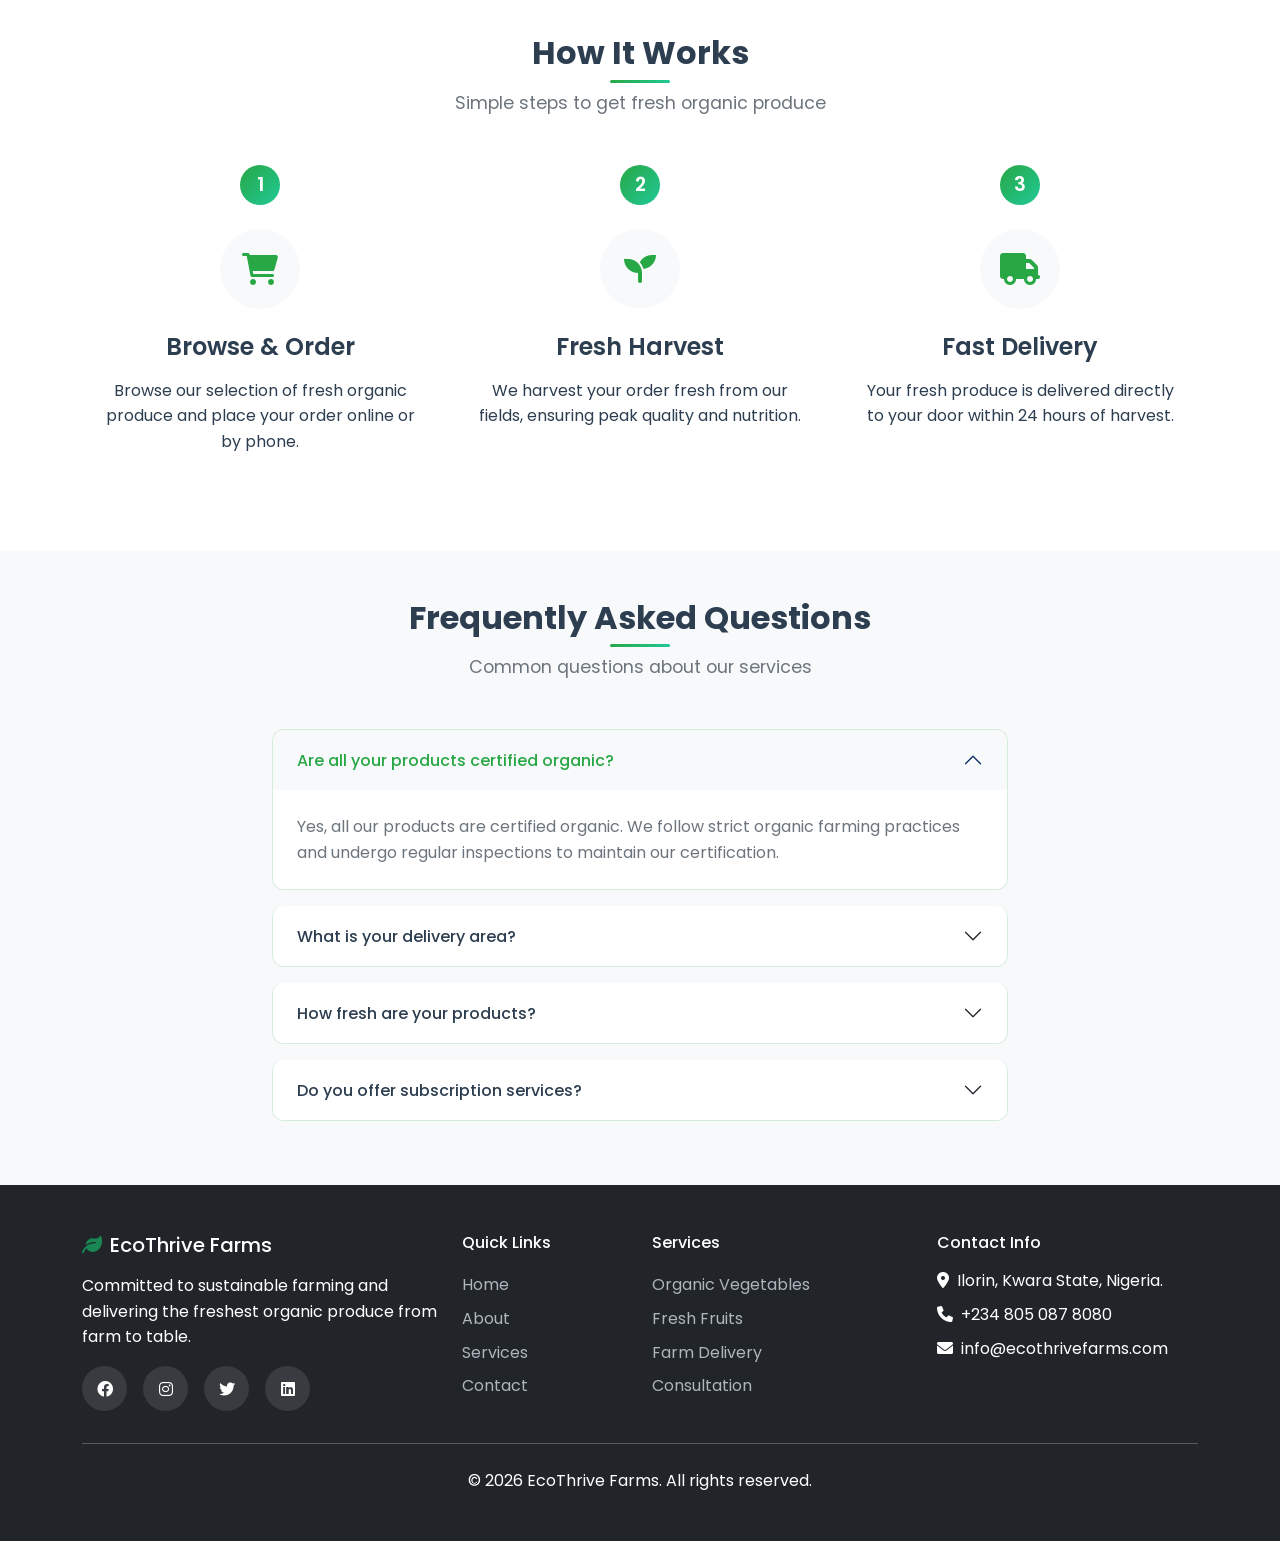
<file: services.html>
<!DOCTYPE html>
<html lang="en">

<head>
    <meta charset="UTF-8">
    <meta name="viewport" content="width=device-width, initial-scale=1.0">
    <title>Services - EcoThrive Farms</title>
    <link rel="shortcut icon" href="logo.png" type="image/png">
    <link href="https://cdn.jsdelivr.net/npm/bootstrap@5.3.0/dist/css/bootstrap.min.css" rel="stylesheet">
    <link href="https://cdnjs.cloudflare.com/ajax/libs/font-awesome/6.0.0/css/all.min.css" rel="stylesheet">
    <link href="https://fonts.googleapis.com/css2?family=Poppins:wght@300;400;500;600;700&display=swap"
        rel="stylesheet">
    <link rel="stylesheet" href="styles/index.css">
</head>

<body>
    <nav class="navbar navbar-expand-lg navbar-light fixed-top custom-navbar">
        <div class="container">
            <a class="navbar-brand fw-bold" href="index.html">
                <i class="fas fa-leaf text-success me-2"></i>EcoThrive Farms
            </a>
            <button class="navbar-toggler" type="button" data-bs-toggle="collapse" data-bs-target="#navbarNav">
                <span class="navbar-toggler-icon"></span>
            </button>
            <div class="collapse navbar-collapse" id="navbarNav">
                <ul class="navbar-nav ms-auto">
                    <li class="nav-item">
                        <a class="nav-link" href="index.html">Home</a>
                    </li>
                    <li class="nav-item">
                        <a class="nav-link" href="about.html">About</a>
                    </li>
                    <li class="nav-item">
                        <a class="nav-link active" href="services.html">Services</a>
                    </li>
                    <li class="nav-item">
                        <a class="nav-link" href="contact.html">Contact</a>
                    </li>
                </ul>
            </div>
        </div>
    </nav>
    <section class="page-header">
        <div class="container">
            <div class="row">
                <div class="col-12 text-center">
                    <h1 class="page-title animate-fade-up">Our Services</h1>
                    <p class="page-subtitle animate-fade-up-delay">Fresh, organic produce and sustainable farming
                        solutions</p>
                </div>
            </div>
        </div>
    </section>
    <section class="py-5">
        <div class="container">
            <div class="row">
                <div class="col-lg-8 mx-auto text-center">
                    <div class="animate-on-scroll">
                        <h2 class="section-title mb-4">What We Offer</h2>
                        <p class="lead">At EcoThrive Farms, we provide a comprehensive range of organic farming services
                            and products designed to meet all your fresh produce needs while supporting sustainable
                            agriculture.</p>
                    </div>
                </div>
            </div>
        </div>
    </section>
    <section class="py-5 bg-light">
        <div class="container">
            <div class="row g-4">
                <div class="col-lg-6">
                    <div class="detailed-service-card animate-on-scroll">
                        <div class="service-content">
                            <h3>Organic Vegetables</h3>
                            <p class="service-description">Fresh, pesticide-free vegetables grown using sustainable
                                farming methods. Our selection includes seasonal favorites and year-round staples.</p>
                            <ul class="service-features">
                                <li><i class="fas fa-check text-success me-2"></i>Over 30 varieties available</li>
                                <li><i class="fas fa-check text-success me-2"></i>Harvested daily for maximum freshness
                                </li>
                                <li><i class="fas fa-check text-success me-2"></i>Certified organic by USDA</li>
                            </ul>
                            <div class="service-price">Starting at ₦5,000/kg</div>
                            <a href="contact.html" class="btn btn-success">Order Now</a>
                        </div>
                    </div>
                </div>
                <div class="col-lg-6">
                    <div class="detailed-service-card animate-on-scroll">
                        <div class="service-content">
                            <h3>Fresh Fruits</h3>
                            <p class="service-description">Seasonal fruits picked at peak ripeness for maximum flavor
                                and nutrition. From berries to stone fruits, we have it all.</p>
                            <ul class="service-features">
                                <li><i class="fas fa-check text-success me-2"></i>Seasonal and exotic varieties</li>
                                <li><i class="fas fa-check text-success me-2"></i>Tree-ripened for best taste</li>
                                <li><i class="fas fa-check text-success me-2"></i>No artificial ripening agents</li>
                            </ul>
                            <div class="service-price">Starting at ₦5,000/kg</div>
                            <a href="contact.html" class="btn btn-success">Order Now</a>
                        </div>
                    </div>
                </div>
                <div class="col-lg-6">
                    <div class="detailed-service-card animate-on-scroll">
                        <div class="service-content">
                            <h3>Farm-to-Door Delivery</h3>
                            <p class="service-description">Direct delivery from our farm to your doorstep, ensuring
                                maximum freshness and convenience for busy families.</p>
                            <ul class="service-features">
                                <li><i class="fas fa-check text-success me-2"></i>Same-day or next-day delivery</li>
                                <li><i class="fas fa-check text-success me-2"></i>Temperature-controlled transport</li>
                                <li><i class="fas fa-check text-success me-2"></i>Flexible delivery schedules</li>
                            </ul>
                            <div class="service-price">Free delivery on orders ₦5,000+</div>
                            <a href="contact.html" class="btn btn-success">Schedule Delivery</a>
                        </div>
                    </div>
                </div>
                <div class="col-lg-6">
                    <div class="detailed-service-card animate-on-scroll">
                        <div class="service-content">
                            <h3>Sustainable Farming Consultation</h3>
                            <p class="service-description">Expert advice and consultation services for those looking to
                                start their own sustainable farming operations.</p>
                            <ul class="service-features">
                                <li><i class="fas fa-check text-success me-2"></i>Soil analysis and preparation</li>
                                <li><i class="fas fa-check text-success me-2"></i>Crop planning and rotation</li>
                                <li><i class="fas fa-check text-success me-2"></i>Organic certification guidance</li>
                            </ul>
                            <div class="service-price">₦5,000/hour consultation</div>
                            <a href="contact.html" class="btn btn-success">Book Consultation</a>
                        </div>
                    </div>
                </div>
            </div>
        </div>
    </section>
    <section class="py-5">
        <div class="container">
            <div class="text-center mb-5">
                <h2 class="section-title animate-on-scroll">How It Works</h2>
                <p class="section-subtitle animate-on-scroll">Simple steps to get fresh organic produce</p>
            </div>
            <div class="row g-4">
                <div class="col-lg-4">
                    <div class="process-step animate-on-scroll">
                        <div class="step-number">1</div>
                        <div class="step-icon">
                            <i class="fas fa-shopping-cart"></i>
                        </div>
                        <h4>Browse & Order</h4>
                        <p>Browse our selection of fresh organic produce and place your order online or by phone.</p>
                    </div>
                </div>
                <div class="col-lg-4">
                    <div class="process-step animate-on-scroll">
                        <div class="step-number">2</div>
                        <div class="step-icon">
                            <i class="fas fa-seedling"></i>
                        </div>
                        <h4>Fresh Harvest</h4>
                        <p>We harvest your order fresh from our fields, ensuring peak quality and nutrition.</p>
                    </div>
                </div>
                <div class="col-lg-4">
                    <div class="process-step animate-on-scroll">
                        <div class="step-number">3</div>
                        <div class="step-icon">
                            <i class="fas fa-truck"></i>
                        </div>
                        <h4>Fast Delivery</h4>
                        <p>Your fresh produce is delivered directly to your door within 24 hours of harvest.</p>
                    </div>
                </div>
            </div>
        </div>
    </section>
    <section class="py-5 bg-light">
        <div class="container">
            <div class="text-center mb-5">
                <h2 class="section-title animate-on-scroll">Frequently Asked Questions</h2>
                <p class="section-subtitle animate-on-scroll">Common questions about our services</p>
            </div>
            <div class="row">
                <div class="col-lg-8 mx-auto">
                    <div class="accordion animate-on-scroll" id="faqAccordion">
                        <div class="accordion-item">
                            <h2 class="accordion-header">
                                <button class="accordion-button" type="button" data-bs-toggle="collapse"
                                    data-bs-target="#faq1">
                                    Are all your products certified organic?
                                </button>
                            </h2>
                            <div id="faq1" class="accordion-collapse collapse show" data-bs-parent="#faqAccordion">
                                <div class="accordion-body">
                                    Yes, all our products are certified organic. We follow strict organic farming
                                    practices and undergo regular inspections to maintain our certification.
                                </div>
                            </div>
                        </div>
                        <div class="accordion-item">
                            <h2 class="accordion-header">
                                <button class="accordion-button collapsed" type="button" data-bs-toggle="collapse"
                                    data-bs-target="#faq2">
                                    What is your delivery area?
                                </button>
                            </h2>
                            <div id="faq2" class="accordion-collapse collapse" data-bs-parent="#faqAccordion">
                                <div class="accordion-body">
                                    We currently deliver within ilorin, Contact us to confirm delivery to
                                    your area.
                                </div>
                            </div>
                        </div>
                        <div class="accordion-item">
                            <h2 class="accordion-header">
                                <button class="accordion-button collapsed" type="button" data-bs-toggle="collapse"
                                    data-bs-target="#faq3">
                                    How fresh are your products?
                                </button>
                            </h2>
                            <div id="faq3" class="accordion-collapse collapse" data-bs-parent="#faqAccordion">
                                <div class="accordion-body">
                                    Our products are harvested daily and delivered within 24 hours of picking. This
                                    ensures maximum freshness, flavor, and nutritional value.
                                </div>
                            </div>
                        </div>
                        <div class="accordion-item">
                            <h2 class="accordion-header">
                                <button class="accordion-button collapsed" type="button" data-bs-toggle="collapse"
                                    data-bs-target="#faq4">
                                    Do you offer subscription services?
                                </button>
                            </h2>
                            <div id="faq4" class="accordion-collapse collapse" data-bs-parent="#faqAccordion">
                                <div class="accordion-body">
                                    Yes, we offer weekly and bi-weekly subscription boxes with seasonal produce.
                                    Subscribers receive a 10% discount and can customize their boxes based on
                                    preferences.
                                </div>
                            </div>
                        </div>
                    </div>
                </div>
            </div>
        </div>
    </section>
    <footer class="bg-dark text-white py-5">
        <div class="container">
            <div class="row g-4">
                <div class="col-lg-4">
                    <h5 class="mb-3">
                        <i class="fas fa-leaf text-success me-2"></i>EcoThrive Farms
                    </h5>
                    <p>Committed to sustainable farming and delivering the freshest organic produce from farm to table.
                    </p>
                    <div class="social-links">
                        <a href="#" class="social-link"><i class="fab fa-facebook"></i></a>
                        <a href="#" class="social-link"><i class="fab fa-instagram"></i></a>
                        <a href="#" class="social-link"><i class="fab fa-twitter"></i></a>
                        <a href="#" class="social-link"><i class="fab fa-linkedin"></i></a>
                    </div>
                </div>
                <div class="col-lg-2">
                    <h6 class="mb-3">Quick Links</h6>
                    <ul class="list-unstyled">
                        <li><a href="index.html" class="footer-link">Home</a></li>
                        <li><a href="about.html" class="footer-link">About</a></li>
                        <li><a href="services.html" class="footer-link">Services</a></li>
                        <li><a href="contact.html" class="footer-link">Contact</a></li>
                    </ul>
                </div>
                <div class="col-lg-3">
                    <h6 class="mb-3">Services</h6>
                    <ul class="list-unstyled">
                        <li><a href="#" class="footer-link">Organic Vegetables</a></li>
                        <li><a href="#" class="footer-link">Fresh Fruits</a></li>
                        <li><a href="#" class="footer-link">Farm Delivery</a></li>
                        <li><a href="#" class="footer-link">Consultation</a></li>
                    </ul>
                </div>
                <div class="col-lg-3">
                    <h6 class="mb-3">Contact Info</h6>
                    <ul class="list-unstyled">
                        <li class="mb-2"><i class="fas fa-map-marker-alt me-2"></i>Ilorin, Kwara State, Nigeria.</li>
                        <li class="mb-2"><i class="fas fa-phone me-2"></i>+234 805 087 8080</li>
                        <li class="mb-2"><i class="fas fa-envelope me-2"></i>info@ecothrivefarms.com</li>
                    </ul>
                </div>
            </div>
            <hr class="my-4">
            <div class="text-center">
                <p class="mb-0">&copy; <span id="currentYear"></span> EcoThrive Farms. All rights reserved.</p>
            </div>
        </div>
    </footer>

    <script src="https://cdn.jsdelivr.net/npm/bootstrap@5.3.0/dist/js/bootstrap.bundle.min.js"></script>
    <script src="scripts/main.js"></script>
</body>

</html>
</file>
<file: styles/index.css>
@import url('https://fonts.googleapis.com/css2?family=Poppins:wght@300;400;500;600;700&display=swap');

:root {
    --primary-color: #28a745;
    --secondary-color: #20c997;
    --accent-color: #ffc107;
    --dark-color: #343a40;
    --light-color: #f8f9fa;
    --white: #ffffff;
    --text-dark: #2c3e50;
    --text-light: #6c757d;
    --gradient-primary: linear-gradient(135deg, #28a745 0%, #20c997 100%);
    --gradient-secondary: linear-gradient(135deg, #20c997 0%, #17a2b8 100%);
    --shadow-light: 0 2px 10px rgba(0, 0, 0, 0.1);
    --shadow-medium: 0 5px 25px rgba(0, 0, 0, 0.15);
    --shadow-heavy: 0 10px 40px rgba(0, 0, 0, 0.2);
    --border-radius: 12px;
    --transition: all 0.3s cubic-bezier(0.4, 0, 0.2, 1);
}

* {
    margin: 0;
    padding: 0;
    box-sizing: border-box;
}

body {
    font-family: 'Poppins', sans-serif;
    line-height: 1.6;
    color: var(--text-dark);
    overflow-x: hidden;
}

html {
    scroll-behavior: smooth;
}

::-webkit-scrollbar {
    width: 8px;
}

::-webkit-scrollbar-track {
    background: var(--light-color);
}

::-webkit-scrollbar-thumb {
    background: var(--primary-color);
    border-radius: 4px;
}

::-webkit-scrollbar-thumb:hover {
    background: #1e7e34;
}

.section-title {
    font-weight: 700;
    color: var(--text-dark);
    margin-bottom: 1rem;
    position: relative;
}

.section-title::after {
    content: '';
    position: absolute;
    bottom: -10px;
    left: 50%;
    transform: translateX(-50%);
    width: 60px;
    height: 3px;
    background: var(--gradient-primary);
    border-radius: 2px;
}

.section-subtitle {
    color: var(--text-light);
    font-size: 1.1rem;
    margin-bottom: 2rem;
}

.custom-navbar {
    background: rgba(255, 255, 255, 0.95);
    backdrop-filter: blur(10px);
    box-shadow: var(--shadow-light);
    transition: var(--transition);
    z-index: 1000;
}

.navbar-brand {
    font-size: 1.5rem;
    font-weight: 700;
    color: var(--primary-color) !important;
    transition: var(--transition);
}

.navbar-brand:hover {
    transform: scale(1.05);
}

.navbar-nav .nav-link {
    font-weight: 500;
    color: var(--text-dark) !important;
    margin: 0 0.5rem;
    padding: 0.5rem 1rem !important;
    border-radius: var(--border-radius);
    transition: var(--transition);
    position: relative;
}

.navbar-nav .nav-link:hover,
.navbar-nav .nav-link.active {
    color: var(--primary-color) !important;
    background: rgba(40, 167, 69, 0.1);
}

.navbar-nav .nav-link::after {
    content: '';
    position: absolute;
    bottom: 0;
    left: 50%;
    width: 0;
    height: 2px;
    background: var(--primary-color);
    transition: var(--transition);
    transform: translateX(-50%);
}

.navbar-nav .nav-link:hover::after,
.navbar-nav .nav-link.active::after {
    width: 80%;
}

.hero-section {
    height: 100vh;
    background: linear-gradient(rgba(0, 0, 0, 0.4), rgba(0, 0, 0, 0.4));
    background-size: cover;
    background-position: center;
    background-attachment: fixed;
    display: flex;
    align-items: center;
    position: relative;
    overflow: hidden;
}

.hero-overlay {
    position: absolute;
    top: 0;
    left: 0;
    right: 0;
    bottom: 0;
    background: var(--gradient-primary);
    opacity: 0.8;
    z-index: 1;
}

.hero-section .container {
    position: relative;
    z-index: 2;
}

.hero-title {
    font-size: 3.5rem;
    font-weight: 700;
    text-shadow: 2px 2px 4px rgba(0, 0, 0, 0.3);
    margin-bottom: 1.5rem;
}

.hero-subtitle {
    font-size: 1.3rem;
    font-weight: 300;
    text-shadow: 1px 1px 2px rgba(0, 0, 0, 0.3);
    max-width: 600px;
    margin: 0 auto;
}

.scroll-indicator {
    position: absolute;
    bottom: 30px;
    left: 50%;
    transform: translateX(-50%);
    color: white;
    font-size: 1.5rem;
    animation: bounce 2s infinite;
    z-index: 2;
}

.page-header {
    background: var(--gradient-primary);
    color: white;
    padding: 120px 0 80px;
    text-align: center;
    position: relative;
    overflow: hidden;
}

.page-header::before {
    content: '';
    position: absolute;
    top: 0;
    left: 0;
    right: 0;
    bottom: 0;
    background: url('data:image/svg+xml,<svg xmlns="http://www.w3.org/2000/svg" viewBox="0 0 1000 100" fill="white" opacity="0.1"><polygon points="0,0 1000,0 1000,100 0,80"/></svg>');
    background-size: cover;
}

.page-title {
    font-size: 3rem;
    font-weight: 700;
    margin-bottom: 1rem;
}

.page-subtitle {
    font-size: 1.2rem;
    font-weight: 300;
    opacity: 0.9;
}

.btn {
    font-weight: 500;
    padding: 12px 30px;
    border-radius: var(--border-radius);
    transition: var(--transition);
    border: none;
    text-transform: uppercase;
    letter-spacing: 0.5px;
    position: relative;
    overflow: hidden;
}

.btn-success {
    background: var(--gradient-primary);
    border: none;
    box-shadow: var(--shadow-light);
}

.btn-success:hover {
    transform: translateY(-2px);
    box-shadow: var(--shadow-medium);
    background: linear-gradient(135deg, #1e7e34 0%, #17a2b8 100%);
}

.btn-outline-light:hover {
    transform: translateY(-2px);
    box-shadow: var(--shadow-medium);
}

.pulse-btn {
    animation: pulse 2s infinite;
}

@keyframes fadeInUp {
    from {
        opacity: 0;
        transform: translateY(30px);
    }

    to {
        opacity: 1;
        transform: translateY(0);
    }
}

@keyframes bounce {

    0%,
    20%,
    50%,
    80%,
    100% {
        transform: translateX(-50%) translateY(0);
    }

    40% {
        transform: translateX(-50%) translateY(-10px);
    }

    60% {
        transform: translateX(-50%) translateY(-5px);
    }
}

@keyframes pulse {
    0% {
        box-shadow: 0 0 0 0 rgba(40, 167, 69, 0.7);
    }

    70% {
        box-shadow: 0 0 0 10px rgba(40, 167, 69, 0);
    }

    100% {
        box-shadow: 0 0 0 0 rgba(40, 167, 69, 0);
    }
}

@keyframes slideInLeft {
    from {
        opacity: 0;
        transform: translateX(-50px);
    }

    to {
        opacity: 1;
        transform: translateX(0);
    }
}

@keyframes slideInRight {
    from {
        opacity: 0;
        transform: translateX(50px);
    }

    to {
        opacity: 1;
        transform: translateX(0);
    }
}

.animate-fade-up {
    animation: fadeInUp 1s ease-out;
}

.animate-fade-up-delay {
    animation: fadeInUp 1s ease-out 0.3s both;
}

.animate-fade-up-delay-2 {
    animation: fadeInUp 1s ease-out 0.6s both;
}

.animate-on-scroll {
    opacity: 0;
    transform: translateY(30px);
    transition: all 0.6s ease-out;
}

.animate-on-scroll.animated {
    opacity: 1;
    transform: translateY(0);
}

.service-card {
    background: white;
    padding: 2.5rem 2rem;
    border-radius: var(--border-radius);
    box-shadow: var(--shadow-light);
    text-align: center;
    transition: var(--transition);
    height: 100%;
    border: 1px solid rgba(40, 167, 69, 0.1);
}

.service-card:hover {
    transform: translateY(-10px);
    box-shadow: var(--shadow-heavy);
    border-color: var(--primary-color);
}

.service-icon {
    width: 80px;
    height: 80px;
    background: var(--gradient-primary);
    border-radius: 50%;
    display: flex;
    align-items: center;
    justify-content: center;
    margin: 0 auto 1.5rem;
    font-size: 2rem;
    color: white;
    transition: var(--transition);
}

.service-card:hover .service-icon {
    transform: scale(1.1) rotate(5deg);
}

.service-card h4 {
    font-weight: 600;
    margin-bottom: 1rem;
    color: var(--text-dark);
}

.service-card p {
    color: var(--text-light);
    margin-bottom: 1.5rem;
}

.service-link {
    color: var(--primary-color);
    text-decoration: none;
    font-weight: 500;
    transition: var(--transition);
}

.service-link:hover {
    color: var(--secondary-color);
    text-decoration: none;
}

.service-link i {
    transition: var(--transition);
}

.service-link:hover i {
    transform: translateX(5px);
}

.stats-row {
    display: flex;
    gap: 2rem;
    flex-wrap: wrap;
}

.stat-item {
    text-align: center;
    flex: 1;
    min-width: 120px;
}

.stat-number {
    font-size: 2.5rem;
    font-weight: 700;
    color: var(--primary-color);
    margin-bottom: 0.5rem;
}

.stat-label {
    color: var(--text-light);
    font-size: 0.9rem;
    margin: 0;
}

.testimonials-section {
    background: var(--gradient-primary);
    position: relative;
    overflow: hidden;
}

.testimonials-section::before {
    content: '';
    position: absolute;
    top: 0;
    left: 0;
    right: 0;
    bottom: 0;
    background: url('data:image/svg+xml,<svg xmlns="http://www.w3.org/2000/svg" viewBox="0 0 1000 100" fill="white" opacity="0.05"><circle cx="100" cy="50" r="20"/><circle cx="300" cy="30" r="15"/><circle cx="500" cy="70" r="25"/><circle cx="700" cy="40" r="18"/><circle cx="900" cy="60" r="22"/></svg>');
}

.testimonial-card {
    background: rgba(255, 255, 255, 0.1);
    backdrop-filter: blur(10px);
    border-radius: var(--border-radius);
    padding: 2rem;
    height: 100%;
    border: 1px solid rgba(255, 255, 255, 0.2);
    transition: var(--transition);
}

.testimonial-card:hover {
    transform: translateY(-5px);
    background: rgba(255, 255, 255, 0.15);
}

.quote-icon {
    font-size: 2rem;
    opacity: 0.7;
    margin-bottom: 1rem;
}

.testimonial-content p {
    font-style: italic;
    margin-bottom: 1.5rem;
    line-height: 1.7;
}

.testimonial-author {
    display: flex;
    align-items: center;
    gap: 1rem;
}

.author-image {
    width: 60px;
    height: 60px;
    border-radius: 50%;
    background-color: white;
    border: 3px solid rgba(255, 255, 255, 0.3);
}

.testimonial-author h5 {
    margin: 0;
    font-weight: 600;
}

.testimonial-author small {
    opacity: 0.8;
}

.cta-section {
    background: var(--light-color);
    border-top: 1px solid rgba(40, 167, 69, 0.1);
    border-bottom: 1px solid rgba(40, 167, 69, 0.1);
}

.team-card {
    background: white;
    border-radius: var(--border-radius);
    overflow: hidden;
    box-shadow: var(--shadow-light);
    transition: var(--transition);
    height: 100%;
}

.team-card:hover {
    transform: translateY(-10px);
    box-shadow: var(--shadow-heavy);
}

.team-image {
    background-color: #f8f9fa;
    width: 100%;
    height: 300px;
    object-fit: cover;
    transition: var(--transition);
}

.team-card:hover .team-image img {
    transform: scale(1.1);
}

.team-info {
    padding: 2rem;
    text-align: center;
}

.team-info h4 {
    font-weight: 600;
    margin-bottom: 0.5rem;
    color: var(--text-dark);
}

.team-role {
    color: var(--primary-color);
    font-weight: 500;
    margin-bottom: 1rem;
}

.team-bio {
    color: var(--text-light);
    margin-bottom: 1.5rem;
    line-height: 1.6;
}

.team-social {
    display: flex;
    justify-content: center;
    gap: 1rem;
}

.team-social a {
    width: 40px;
    height: 40px;
    background: var(--light-color);
    border-radius: 50%;
    display: flex;
    align-items: center;
    justify-content: center;
    color: var(--text-dark);
    transition: var(--transition);
}

.team-social a:hover {
    background: var(--primary-color);
    color: white;
    transform: translateY(-2px);
}

.mission-vision-card {
    background: white;
    padding: 2.5rem;
    border-radius: var(--border-radius);
    box-shadow: var(--shadow-light);
    height: 100%;
    transition: var(--transition);
    border-left: 4px solid var(--primary-color);
}

.mission-vision-card:hover {
    transform: translateY(-5px);
    box-shadow: var(--shadow-medium);
}

.mission-vision-card .card-icon {
    width: 70px;
    height: 70px;
    background: var(--gradient-primary);
    border-radius: 50%;
    display: flex;
    align-items: center;
    justify-content: center;
    margin-bottom: 1.5rem;
    font-size: 1.5rem;
    color: white;
}

.mission-vision-card h3 {
    font-weight: 600;
    margin-bottom: 1rem;
    color: var(--text-dark);
}

.feature-item {
    text-align: center;
    padding: 1.5rem;
}

.feature-icon {
    width: 70px;
    height: 70px;
    background: rgba(255, 255, 255, 0.2);
    border-radius: 50%;
    display: flex;
    align-items: center;
    justify-content: center;
    margin: 0 auto 1rem;
    font-size: 1.5rem;
    transition: var(--transition);
}

.feature-item:hover .feature-icon {
    transform: scale(1.1);
    background: rgba(255, 255, 255, 0.3);
}

.feature-item h5 {
    font-weight: 600;
    margin-bottom: 1rem;
}

.detailed-service-card {
    background: white;
    border-radius: var(--border-radius);
    overflow: hidden;
    box-shadow: var(--shadow-light);
    transition: var(--transition);
    height: 100%;
}

.detailed-service-card:hover {
    transform: translateY(-5px);
    box-shadow: var(--shadow-heavy);
}

.service-image {
    position: relative;
    overflow: hidden;
}

.service-image img {
    width: 100%;
    height: 250px;
    object-fit: cover;
    transition: var(--transition);
}

.detailed-service-card:hover .service-image img {
    transform: scale(1.05);
}

.service-content {
    padding: 2rem;
}

.service-content h3 {
    font-weight: 600;
    margin-bottom: 1rem;
    color: var(--text-dark);
}

.service-description {
    color: var(--text-light);
    margin-bottom: 1.5rem;
    line-height: 1.6;
}

.service-features {
    list-style: none;
    padding: 0;
    margin-bottom: 1.5rem;
}

.service-features li {
    margin-bottom: 0.5rem;
    color: var(--text-light);
}

.service-price {
    font-size: 1.2rem;
    font-weight: 600;
    color: var(--primary-color);
    margin-bottom: 1.5rem;
}

.process-step {
    text-align: center;
    padding: 2rem 1rem;
    position: relative;
}

.step-number {
    position: absolute;
    top: 0;
    left: 50%;
    transform: translateX(-50%);
    width: 40px;
    height: 40px;
    background: var(--gradient-primary);
    border-radius: 50%;
    display: flex;
    align-items: center;
    justify-content: center;
    color: white;
    font-weight: 600;
    font-size: 1.2rem;
}

.step-icon {
    width: 80px;
    height: 80px;
    background: var(--light-color);
    border-radius: 50%;
    display: flex;
    align-items: center;
    justify-content: center;
    margin: 2rem auto 1.5rem;
    font-size: 2rem;
    color: var(--primary-color);
    transition: var(--transition);
}

.process-step:hover .step-icon {
    background: var(--primary-color);
    color: white;
    transform: scale(1.1);
}

.process-step h4 {
    font-weight: 600;
    margin-bottom: 1rem;
    color: var(--text-dark);
}

.contact-form-wrapper {
    background: white;
    padding: 2.5rem;
    border-radius: var(--border-radius);
    box-shadow: var(--shadow-light);
}

.contact-form .form-label {
    font-weight: 500;
    color: var(--text-dark);
    margin-bottom: 0.5rem;
}

.contact-form .form-control,
.contact-form .form-select {
    border: 2px solid #e9ecef;
    border-radius: var(--border-radius);
    padding: 0.75rem 1rem;
    transition: var(--transition);
    font-size: 1rem;
}

.contact-form .form-control:focus,
.contact-form .form-select:focus {
    border-color: var(--primary-color);
    box-shadow: 0 0 0 0.2rem rgba(40, 167, 69, 0.25);
}

.contact-form .form-control.is-invalid {
    border-color: #dc3545;
}

.contact-form .form-control.is-valid {
    border-color: var(--primary-color);
}

.contact-info {
    background: white;
    padding: 2.5rem;
    border-radius: var(--border-radius);
    box-shadow: var(--shadow-light);
    height: fit-content;
}

.contact-item {
    display: flex;
    align-items: flex-start;
    margin-bottom: 2rem;
    padding-bottom: 2rem;
    border-bottom: 1px solid #e9ecef;
}

.contact-item:last-child {
    margin-bottom: 0;
    padding-bottom: 0;
    border-bottom: none;
}

.contact-icon {
    width: 50px;
    height: 50px;
    background: var(--gradient-primary);
    border-radius: 50%;
    display: flex;
    align-items: center;
    justify-content: center;
    margin-right: 1rem;
    font-size: 1.2rem;
    color: white;
    flex-shrink: 0;
}

.contact-details h5 {
    font-weight: 600;
    margin-bottom: 0.5rem;
    color: var(--text-dark);
}

.contact-details p {
    margin: 0;
    color: var(--text-light);
    line-height: 1.6;
}

.contact-details a {
    color: var(--primary-color);
    text-decoration: none;
    transition: var(--transition);
}

.contact-details a:hover {
    color: var(--secondary-color);
}

.map-container {
    border-radius: var(--border-radius);
    overflow: hidden;
    box-shadow: var(--shadow-medium);
}

.social-links {
    display: flex;
    gap: 1rem;
    margin-top: 1rem;
}

.social-link {
    width: 45px;
    height: 45px;
    background: rgba(255, 255, 255, 0.1);
    border-radius: 50%;
    display: flex;
    align-items: center;
    justify-content: center;
    color: white;
    text-decoration: none;
    transition: var(--transition);
    border: 2px solid transparent;
}

.social-link:hover {
    background: white;
    color: var(--primary-color);
    transform: translateY(-2px);
    border-color: white;
}

footer {
    background: var(--dark-color) !important;
}

.footer-link {
    color: #adb5bd;
    text-decoration: none;
    transition: var(--transition);
    display: block;
    padding: 0.25rem 0;
}

.footer-link:hover {
    color: var(--primary-color);
    padding-left: 0.5rem;
}

.accordion-item {
    border: 1px solid rgba(40, 167, 69, 0.2);
    margin-bottom: 1rem;
    border-radius: var(--border-radius) !important;
    overflow: hidden;
}

.accordion-button {
    background: white;
    border: none;
    font-weight: 500;
    color: var(--text-dark);
    padding: 1.25rem 1.5rem;
}

.accordion-button:not(.collapsed) {
    background: var(--light-color);
    color: var(--primary-color);
    box-shadow: none;
}

.accordion-button:focus {
    box-shadow: 0 0 0 0.25rem rgba(40, 167, 69, 0.25);
}

.accordion-body {
    padding: 1.5rem;
    background: white;
    color: var(--text-light);
    line-height: 1.6;
}

@media (max-width: 768px) {
    .hero-title {
        font-size: 2.5rem;
    }

    .hero-subtitle {
        font-size: 1.1rem;
    }

    .page-title {
        font-size: 2.5rem;
    }

    .stats-row {
        justify-content: center;
        gap: 1rem;
    }

    .stat-item {
        min-width: 100px;
    }

    .stat-number {
        font-size: 2rem;
    }

    .contact-form-wrapper,
    .contact-info {
        padding: 1.5rem;
    }

    .service-card,
    .mission-vision-card {
        padding: 2rem 1.5rem;
    }

    .team-info {
        padding: 1.5rem;
    }

    .detailed-service-card .service-content {
        padding: 1.5rem;
    }
}

@media (max-width: 576px) {
    .hero-title {
        font-size: 2rem;
    }

    .page-title {
        font-size: 2rem;
    }

    .section-title {
        font-size: 1.8rem;
    }

    .btn {
        padding: 10px 20px;
        font-size: 0.9rem;
    }

    .service-icon,
    .step-icon {
        width: 60px;
        height: 60px;
        font-size: 1.5rem;
    }

    .contact-item {
        flex-direction: column;
        text-align: center;
    }

    .contact-icon {
        margin: 0 auto 1rem;
    }
}

@media print {

    .navbar,
    .scroll-indicator,
    .social-links,
    footer {
        display: none !important;
    }

    .hero-section {
        height: auto;
        padding: 2rem 0;
    }

    * {
        box-shadow: none !important;
    }
}

@media (prefers-contrast: high) {
    :root {
        --shadow-light: 0 2px 10px rgba(0, 0, 0, 0.3);
        --shadow-medium: 0 5px 25px rgba(0, 0, 0, 0.4);
        --shadow-heavy: 0 10px 40px rgba(0, 0, 0, 0.5);
    }
}

@media (prefers-reduced-motion: reduce) {

    *,
    *::before,
    *::after {
        animation-duration: 0.01ms !important;
        animation-iteration-count: 1 !important;
        transition-duration: 0.01ms !important;
    }

    .scroll-indicator {
        animation: none;
    }

    .pulse-btn {
        animation: none;
    }
}
</file>
